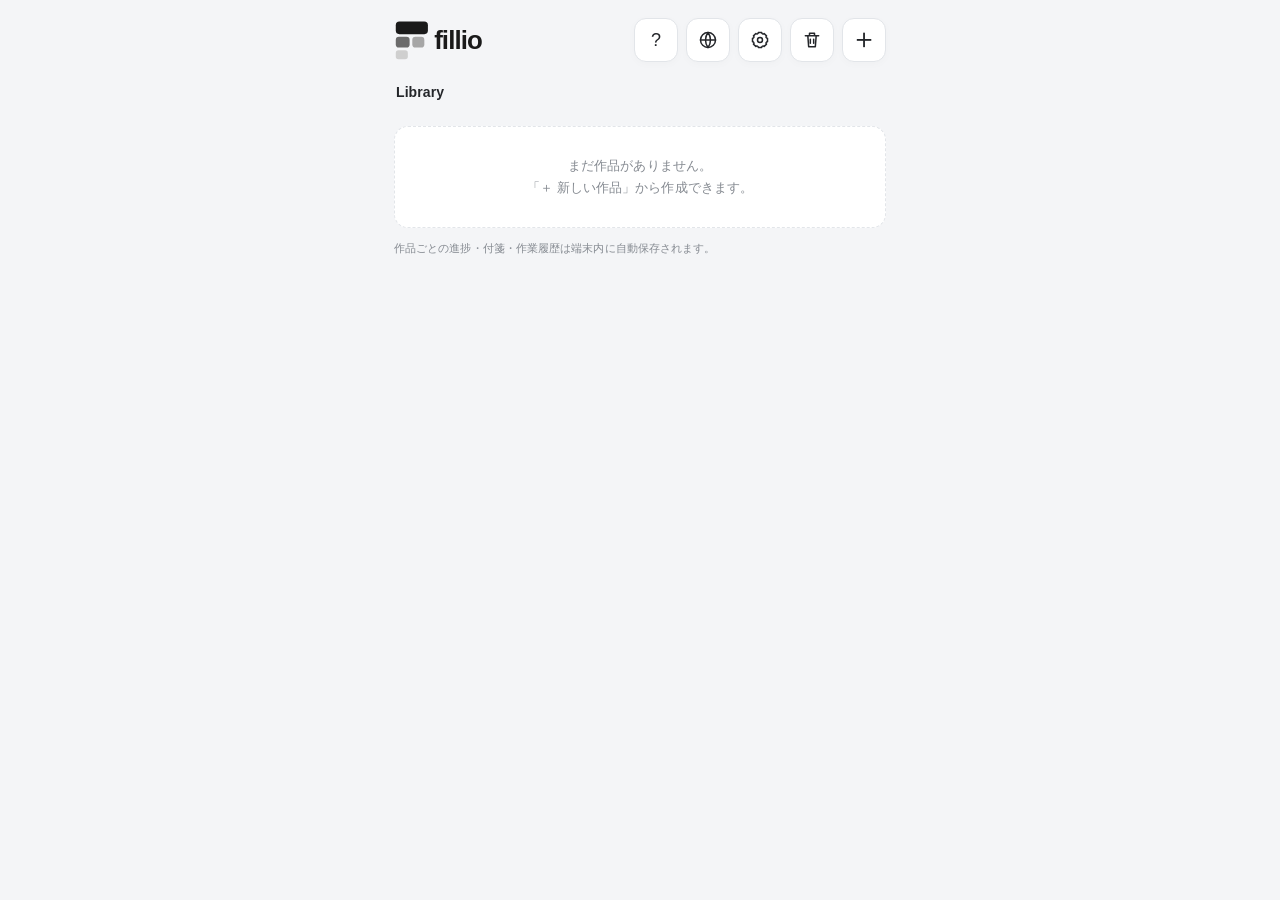
<file: index.html>
<!DOCTYPE html>
<html lang="ja">
<head>
<meta charset="UTF-8">
<meta name="viewport" content="width=device-width,initial-scale=1">
<meta name="theme-color" content="#f6f6f6">
<title>fillio</title>


<link rel="stylesheet" href="style.css?v=20260923-library-stage-details-v2">
</head>
<body>


<div id="helpModal" class="help-overlay" aria-hidden="true">
  <div class="help-sheet" role="dialog" aria-modal="true" aria-labelledby="helpTitle">
    <div class="help-head">
      <div id="helpTitle" class="help-title">使い方</div>
      <button id="helpClose" class="help-close" type="button" aria-label="閉じる">×</button>
    </div>
    <div class="help-scroll">
      <div class="help-item">
        <div class="help-item-title">工程マスをタップ</div>
        <div class="help-item-text">タップするたびに「未着手 → 着手 → 完了 → 未着手」と切り替わります。</div>
        <div class="help-states">
          <div class="help-state"><span class="help-swatch"></span>未着手</div>
          <div class="help-state"><span class="help-swatch started"></span>着手</div>
          <div class="help-state"><span class="help-swatch done"></span>完了</div>
        </div>
      </div>
      <div class="help-item">
        <div class="help-item-title">長押し＋スライド</div>
        <div class="help-item-text">工程マスを約0.5秒長押しし、上下または左右になぞると範囲をプレビューできます。指を離すと確定します。振動したら開始です。</div>
      </div>
      <div class="help-item">
        <div class="help-item-title">ページ番号をタップ</div>
        <div class="help-item-text">そのページに付箋メモを付けられます。赤・黄・青・緑で分類でき、「メモ一覧」から絞り込みやページ移動もできます。</div>
      </div>
    </div>
  </div>
</div>


<div id="projectHome" style="display:none">
  <div class="project-home-head">
    <div class="brand-head"><button type="button" class="fillio-home-link" aria-label="Libraryへ戻る"><img src="fillio-logo.svg" class="fillio-logo" alt="fillio"></button></div>
    <div class="home-head-actions">
      <button id="libraryHelpButton" class="settings-button" type="button" aria-label="Libraryの使い方">?</button>
      <button id="languageButton" class="settings-button language-button" type="button" aria-label="Language"><svg class="icon-line" viewBox="0 0 24 24" aria-hidden="true"><circle cx="12" cy="12" r="9"/><path d="M3 12h18M12 3a15 15 0 0 1 0 18M12 3a15 15 0 0 0 0 18"/></svg></button>
      <button id="appSettingsButton" class="settings-button" type="button" aria-label="設定"><svg class="icon-line" viewBox="0 0 24 24" aria-hidden="true"><circle cx="12" cy="12" r="3"/><path d="M19.4 15a1.7 1.7 0 0 0 .34 1.88l.06.06-2.83 2.83-.06-.06a1.7 1.7 0 0 0-1.88-.34 1.7 1.7 0 0 0-1.03 1.56V21h-4v-.09A1.7 1.7 0 0 0 8.97 19.4a1.7 1.7 0 0 0-1.88.34l-.06.06-2.83-2.83.06-.06A1.7 1.7 0 0 0 4.6 15a1.7 1.7 0 0 0-1.56-1.03H3v-4h.09A1.7 1.7 0 0 0 4.6 8.97a1.7 1.7 0 0 0-.34-1.88l-.06-.06L7.03 4.2l.06.06a1.7 1.7 0 0 0 1.88.34A1.7 1.7 0 0 0 10 3.04V3h4v.09a1.7 1.7 0 0 0 1.03 1.56 1.7 1.7 0 0 0 1.88-.34l.06-.06 2.83 2.83-.06.06a1.7 1.7 0 0 0-.34 1.88A1.7 1.7 0 0 0 20.96 10H21v4h-.09A1.7 1.7 0 0 0 19.4 15z"/></svg></button>
      <button id="trashOpen" class="settings-button trash-open-button" type="button" aria-label="ゴミ箱"><svg class="icon-line" viewBox="0 0 24 24"><path d="M4 7h16M9 7V4h6v3M7 7l1 13h8l1-13M10 11v5M14 11v5"/></svg><span class="visually-hidden">ゴミ箱</span></button>
      <div class="create-menu-wrap"><button id="createMenuButton" class="settings-button create-menu-button" type="button" aria-label="作成" aria-expanded="false">＋</button><div id="createMenu" class="create-menu"><button id="newProjectButton" type="button"><svg class="icon-line" viewBox="0 0 24 24"><path d="M12 5v14M5 12h14"/></svg><span>新しい作品</span></button><button id="folderAdd" type="button"><svg class="icon-line" viewBox="0 0 24 24"><path d="M3 6h7l2 2h9v11H3z"/><path d="M12 11v5M9.5 13.5h5"/></svg><span>新しいフォルダ</span></button></div></div>
    </div>
  </div>
  <div id="folderHead" class="folder-head"><div id="folderHeadTitle" class="folder-head-title"></div><button id="folderRename" class="folder-rename" type="button">名前変更</button><button id="folderDelete" class="folder-remove" type="button">削除</button></div>

<div id="projectList"></div>
  <div class="project-backup-note">作品ごとの進捗・付箋・作業履歴は端末内に自動保存されます。</div>
</div>
<div id="dragTrashZone" class="drag-trash-zone"><svg class="icon-line" viewBox="0 0 24 24"><path d="M4 7h16M9 7V4h6v3M7 7l1 13h8l1-13M10 11v5M14 11v5"/></svg><span id="dragTrashLabel">ゴミ箱へ</span></div>
<div id="libraryHelpModal" class="help-overlay" aria-hidden="true">
  <div class="help-sheet" role="dialog" aria-modal="true" aria-labelledby="libraryHelpTitle">
    <div class="help-head"><div id="libraryHelpTitle" class="help-title">Libraryの使い方</div><button id="libraryHelpClose" class="help-close" type="button" aria-label="閉じる">×</button></div>
    <div class="help-scroll">
      <div class="help-item"><div class="help-item-title">プロジェクトを作る</div><div class="help-item-text">右上の「＋」から新しいプロジェクトを作成します。制作ページや工程はプロジェクトごとに設定できます。</div></div>
      <div class="help-item"><div class="help-item-title">タップして開く</div><div class="help-item-text">項目をタップすると、プロジェクトは入力ページ、フォルダはフォルダ内を開きます。</div></div>
      <div class="help-item"><div class="help-item-title">長押しで整理</div><div class="help-item-text">プロジェクトやフォルダを長押しすると、並び替え・フォルダ移動・ゴミ箱への移動ができます。</div></div>
      <div class="help-item"><div class="help-item-title">フォルダで整理</div><div class="help-item-text">「＋」からフォルダを作成できます。プロジェクトをフォルダにまとめて整理できます。</div></div>
      <div class="help-item"><div class="help-item-title">プロジェクトを編集</div><div class="help-item-text">プロジェクトカードの「編集」からプロジェクト名・ページ・日付・工程を変更できます。</div></div>
      <div class="help-item"><div class="help-item-title">ゴミ箱</div><div class="help-item-text">削除したプロジェクトやフォルダはゴミ箱へ移動します。必要なら復元できます。</div></div>
      <div class="help-item"><div class="help-item-title">バックアップ</div><div class="help-item-text">設定の「データ管理」から、Library全体をJSONファイルにバックアップ・復元できます。</div></div>
    </div>
  </div>
</div>
<div id="trashModal" class="trash-modal"><div class="trash-sheet"><div class="trash-head"><h2 id="trashTitle">ゴミ箱</h2><div class="trash-head-actions"><button id="trashEmpty" class="trash-empty-button" type="button">空にする</button><button id="trashClose" class="modal-icon-close trash-close" type="button" aria-label="閉じる">×</button></div></div><div id="trashList" class="trash-list"></div></div></div>

<div class="app prototype-input-mode" id="editorApp" style="display:none">
<div class="top-title"><div class="editor-brand"><button type="button" class="fillio-home-link" aria-label="Libraryへ戻る"><img src="fillio-logo.svg" class="fillio-logo" alt="fillio"></button></div><div class="top-actions"><button id="memoListButton" class="memo-list-button">メモ一覧</button></div></div>
<div class="current-project-title-wrap"><div class="current-project-title-label" id="currentProjectTitleLabel">作品</div><div id="currentProjectTitle" class="current-project-title"></div></div><div id="projectBreadcrumb" class="project-breadcrumb"></div>
<div class="card" style="display:none">
<div class="label">作品名</div><input id="title" value="ばちぼこゾンビランド" placeholder="作品名">
<div style="display:flex;justify-content:space-between;align-items:center;margin-top:15px;margin-bottom:7px">
<div class="label" style="margin:0">制作ページ数</div><div id="totalPageLabel" style="font-size:11px;color:var(--muted)">全48P</div>
</div>
<div class="page-range">
<div><input id="startPageInput" type="number" min="1" max="999" value="1"><span>P</span></div>
<b>〜</b>
<div><input id="endPageInput" type="number" min="1" max="999" value="48"><span>P</span></div>
</div>
<div class="label" style="margin-top:15px">創作開始日</div>
<input id="creationStartDateInput" type="date">
<div class="label" style="margin-top:15px">締切予定日</div>
<input id="deadlineInput" type="date">
</div>
<div class="card overall-card prototype-dashboard-only">
<div class="overall-ring" id="overallRing">
<div class="overall-ring-inner"><span>着手</span><b id="startedPercent"></b><span>完成</span><b id="donePercent"></b></div>
</div>
<div class="overall-detail">
<div class="overall-kicker">全体</div>
<div class="summary-top"><div><div class="summary-title">制作進捗 <span class="status-pill">制作中</span></div></div><div id="completePages" class="complete-pages"></div></div>
<div class="ring-legend"><span><i class="ring-key started"></i> 着手</span><span><i class="ring-key done"></i> 完成</span></div>
</div>
</div>
<div class="card prototype-dashboard-only"><div class="section-title">工程別進捗</div><div id="stageProgress"></div></div>
<div class="card prototype-input-card">
<div class="table-toolbar"><div style="display:flex;align-items:center"><div class="section-title" style="margin:0">工程表</div><button id="helpButton" class="help-fab" type="button" aria-label="使い方">?</button></div><div id="range" class="range"></div></div>
<div class="stage-table-scroll" id="stageTableScroll">
<div id="tableHeadAnchor" class="table-head-anchor"><div id="tableHead" class="table-head"></div></div>
<div id="pages"></div>
</div>
<div class="navigation"><button id="prev" class="nav-button">← 前</button><div id="navPage" class="nav-page"></div><button id="next" class="nav-button">次 →</button></div>
</div>
<div class="card prototype-dashboard-only">
<div class="section-title">作業履歴</div>
<div class="history-stats">
<div class="history-stat"><span>今日</span><b id="todayWork">+0</b><span>完成工程</span></div>
<div class="history-stat"><span>直近7日</span><b id="weekWork">0</b><span>完成工程</span></div>
<div class="history-stat"><span>1日平均</span><b id="avgWork">0.0</b><span>工程</span></div>
</div>
<div class="label">直近7日間</div>
<div id="historyChart" class="history-chart"></div>
<div class="forecast">
<div><b>完成予想</b><small>着手=0.5工程として直近7日から算出</small></div>
<div id="forecastDate" class="forecast-date">—<br><span style="font-size:10px;color:var(--muted);font-weight:400">データ収集中</span></div>
</div>
<div id="deadlineStatus" style="margin-top:10px;padding-top:10px;border-top:1px solid var(--border);font-size:12px;line-height:1.65;color:var(--muted)"></div>
</div>

<div class="saved" id="saveMessage">変更は自動保存されます</div>
</div>


<div id="memoListModal" class="memo-modal">
  <div class="memo-sheet">
    <div class="memo-head">
      <h2>メモ一覧</h2>
      <button id="closeMemoList" class="modal-icon-close memo-close" aria-label="閉じる">×</button>
    </div>
    <div class="memo-filters">
      <button class="memo-filter active" data-filter="all">すべて</button>
      <button class="memo-filter" data-filter="#f4a6a6">赤</button>
      <button class="memo-filter" data-filter="#f4dc8a">黄</button>
      <button class="memo-filter" data-filter="#9ec8f4">青</button>
      <button class="memo-filter" data-filter="#a9ddb0">緑</button>
    </div>
    <div id="memoListBody" class="memo-scroll"></div>
  </div>
</div>

<div id="editProjectModal" class="project-modal">
  <div class="project-sheet project-edit-sheet">
    <div class="modal-action-head project-edit-head"><button id="cancelEditProject" class="modal-text-action modal-cancel-action" type="button">キャンセル</button><h2>作品編集</h2><button id="saveEditProject" class="modal-text-action modal-confirm-action" type="button">保存</button></div>
    <div class="project-edit-scroll">
    <div class="label">作品名</div>
    <input id="editProjectTitle" placeholder="作品名">
    <div style="display:flex;justify-content:space-between;align-items:center;margin-top:14px;margin-bottom:7px">
      <div class="label" style="margin:0">制作ページ</div>
      <div id="editProjectTotal" style="font-size:11px;color:var(--muted)"></div>
    </div>
    <div class="page-range">
      <div><input id="editProjectStart" type="number" min="1" max="999"><span>P</span></div>
      <b>〜</b>
      <div><input id="editProjectEnd" type="number" min="1" max="999"><span>P</span></div>
    </div>
    <div class="label" style="margin-top:14px">創作開始日</div>
    <input id="editProjectCreationStartDate" type="date">
    <div class="label" style="margin-top:14px">締切予定日</div>
    <input id="editProjectDeadline" type="date">
    <div class="label" style="margin-top:14px">工程設定</div>
    <div id="stageEditorList" class="stage-editor-list"></div>
    <button id="stageAddButton" class="stage-add-button" type="button">＋ 工程を追加</button>
    <div class="stage-editor-note">工程名の変更・並び替え・追加・削除</div>
    </div>
  </div>
</div>

<select id="appLanguage" style="display:none"><option value="ja">日本語</option><option value="en">English</option></select>
<div id="languageModal" class="project-modal">
  <div class="project-sheet language-sheet">
    <div class="modal-view-head"><h2 id="languageModalTitle">Language</h2><button id="languageCancel" class="modal-icon-close" type="button" aria-label="閉じる">×</button></div>
    <div class="language-choice">
      <button type="button" class="language-option" data-lang="ja">日本語</button>
      <button type="button" class="language-option" data-lang="en">English</button>
    </div>
  </div>
</div>

<div id="appSettingsModal" class="project-modal">
  <div class="project-sheet settings-sheet">
    <div class="modal-action-head"><button id="settingsCancel" class="modal-text-action modal-cancel-action" type="button">キャンセル</button><h2 id="settingsTitle">アプリ設定</h2><button id="settingsSave" class="modal-text-action modal-confirm-action" type="button">保存</button></div>
    <div class="settings-section-title settings-first-section" id="settingsDefaultsTitle">新規作品のデフォルト</div>
    <div class="label" id="settingsPagesLabel">制作ページ</div>
    <div class="page-range">
      <div><select id="defaultStartPage" class="page-select" aria-label="開始ページ"></select><span>P</span></div><b>〜</b>
      <div><select id="defaultEndPage" class="page-select" aria-label="終了ページ"></select><span>P</span></div>
    </div>
    <div class="label" id="settingsStagesLabel" style="margin-top:14px">工程</div>
    <div id="defaultStageList" class="stage-editor-list"></div>
    <button id="defaultStageAdd" class="stage-add-button" type="button">＋ 工程を追加</button>
    <button id="defaultStageReset" class="stage-add-button default-stage-reset" type="button">初期設定に戻す</button>
    <div class="stage-editor-note" id="settingsNote">新しい作品を作るときの初期値です。作品ごとに変更できます。</div>
    <div class="settings-section-title" id="themeColorTitle">テーマカラー</div>
    <div id="themeColorPicker" class="theme-color-picker" role="radiogroup" aria-label="テーマカラー">
      <button type="button" class="theme-color-option" data-theme-color="#222222" data-ja="モノクロ" data-en="Mono"><i class="theme-swatch" style="--swatch:#222222"></i><span class="theme-option-label">モノクロ</span></button>
      <button type="button" class="theme-color-option" data-theme-color="#d9788d" data-ja="サクラ" data-en="Sakura"><i class="theme-swatch" style="--swatch:#d9788d"></i><span class="theme-option-label">サクラ</span></button>
      <button type="button" class="theme-color-option" data-theme-color="#6e9fd0" data-ja="スカイ" data-en="Sky"><i class="theme-swatch" style="--swatch:#6e9fd0"></i><span class="theme-option-label">スカイ</span></button>
      <button type="button" class="theme-color-option" data-theme-color="#70ad98" data-ja="ミント" data-en="Mint"><i class="theme-swatch" style="--swatch:#70ad98"></i><span class="theme-option-label">ミント</span></button>
      <button type="button" class="theme-color-option" data-theme-color="#9a83c6" data-ja="ラベンダー" data-en="Lavender"><i class="theme-swatch" style="--swatch:#9a83c6"></i><span class="theme-option-label">ラベンダー</span></button>
      <button type="button" class="theme-color-option" data-theme-color="#dc9878" data-ja="ピーチ" data-en="Peach"><i class="theme-swatch" style="--swatch:#dc9878"></i><span class="theme-option-label">ピーチ</span></button>
    </div>
    <div class="stage-editor-note" id="themeColorNote">完了セルや選択状態などのアクセントカラーに使われます。</div>
    <div class="settings-section-title data-management-title" id="dataManagementTitle">データ管理</div>
    <div class="backup-actions settings-backup-actions">
      <button id="exportBackup" class="backup-button">💾 バックアップ</button>
      <button id="importBackup" class="backup-button">📂 復元</button>
    </div>
    <input id="backupFile" type="file" accept=".json,application/json" hidden>
    <div class="backup-note" id="dataManagementNote">全作品・フォルダ・進捗・付箋・作業履歴を1つのJSONに保存します。</div>
    <div id="backupStatus" class="backup-status" style="display:none"></div>
  </div>
</div>

<div id="projectModal" class="project-modal">
  <div class="project-sheet">
    <div class="modal-action-head"><button id="cancelNewProject" class="modal-text-action modal-cancel-action" type="button">キャンセル</button><h2>新しい作品</h2><button id="createNewProject" class="modal-text-action modal-confirm-action" type="button">作成</button></div>
    <div class="label">作品名</div>
    <input id="newProjectTitle" value="" placeholder="作品名">
    <div style="display:flex;justify-content:space-between;align-items:center;margin-top:14px;margin-bottom:7px">
      <div class="label" style="margin:0">制作ページ</div>
      <div id="newProjectTotal" style="font-size:11px;color:var(--muted)">全1P</div>
    </div>
    <div class="page-range">
      <div><select id="newProjectStart" class="page-select" aria-label="開始ページ"></select><span>P</span></div>
      <b>〜</b>
      <div><select id="newProjectEnd" class="page-select" aria-label="終了ページ"></select><span>P</span></div>
    </div>
    <div class="label" style="margin-top:14px">創作開始日</div>
    <input id="newProjectCreationStartDate" type="date">
    <div class="label" style="margin-top:14px">締切予定日</div>
    <input id="newProjectDeadline" type="date">
    <button id="newStageToggle" class="new-stage-toggle" type="button">
      <span>工程をカスタマイズ</span><span id="newStageChevron">⌄</span>
    </button>
    <div id="newStagePanel" class="new-stage-panel">
      <div id="newStageEditorList" class="stage-editor-list"></div>
      <button id="newStageAddButton" class="stage-add-button" type="button">＋ 工程を追加</button>
      <div class="stage-editor-note">変更しなければ「ネーム・ペン・背景・トーン・写植」で作成されます</div>
    </div>
  </div>
</div>

<div id="stickyModal" class="sticky-modal">
 <div class="sticky-sheet">
  <div class="modal-action-head sticky-head"><button id="stickyClose" class="modal-text-action modal-cancel-action" type="button">キャンセル</button><h2 id="stickyTitle">付箋</h2><button type="button" id="stickySave" class="modal-text-action modal-confirm-action">保存</button></div>
  <textarea id="stickyText" placeholder="修正点・忘れたくないことなど"></textarea>
  <div class="sticky-todo-head"><div class="label">TODO</div><span id="stickyTodoCount">0/0</span></div>
  <div id="stickyTodoList" class="sticky-todo-list"></div>
  <div class="sticky-todo-add"><input id="stickyTodoInput" type="text" maxlength="80" placeholder="チェック項目を追加"><button id="stickyTodoAdd" type="button">＋</button></div>
  <div class="label" style="margin-top:12px">マーカー</div>
  <div class="color-picks">
   <button type="button" class="color-pick" data-color="#f4a6a6" style="background:#f4a6a6"></button>
   <button type="button" class="color-pick" data-color="#f4dc8a" style="background:#f4dc8a"></button>
   <button type="button" class="color-pick" data-color="#9ec8f4" style="background:#9ec8f4"></button>
   <button type="button" class="color-pick" data-color="#a9ddb0" style="background:#a9ddb0"></button>
  </div>
  <div class="sticky-actions">
   <button type="button" id="stickyDelete" class="sticky-delete">付箋を削除</button>
  </div>
 </div>
</div>

<div id="folderModal" class="folder-modal">
  <div class="folder-sheet">
    <div class="modal-action-head"><button id="folderCancel" class="modal-text-action modal-cancel-action" type="button">キャンセル</button><h3>新しいフォルダ</h3><button id="folderCreate" class="modal-text-action modal-confirm-action" type="button">作成</button></div>
    <input id="folderNameInput" type="text" maxlength="40" placeholder="フォルダ名">
  </div>
</div>
<div id="folderRenameModal" class="folder-modal">
  <div class="folder-sheet">
    <div class="modal-action-head"><button id="folderRenameCancel" class="modal-text-action modal-cancel-action" type="button">キャンセル</button><h3>フォルダ名を変更</h3><button id="folderRenameSave" class="modal-text-action modal-confirm-action" type="button">保存</button></div>
    <input id="folderRenameInput" type="text" maxlength="40" placeholder="フォルダ名">
  </div>
</div>


<script src="app.js?v=20260923-library-stage-details-v2"></script>
</body>
</html>
</file>
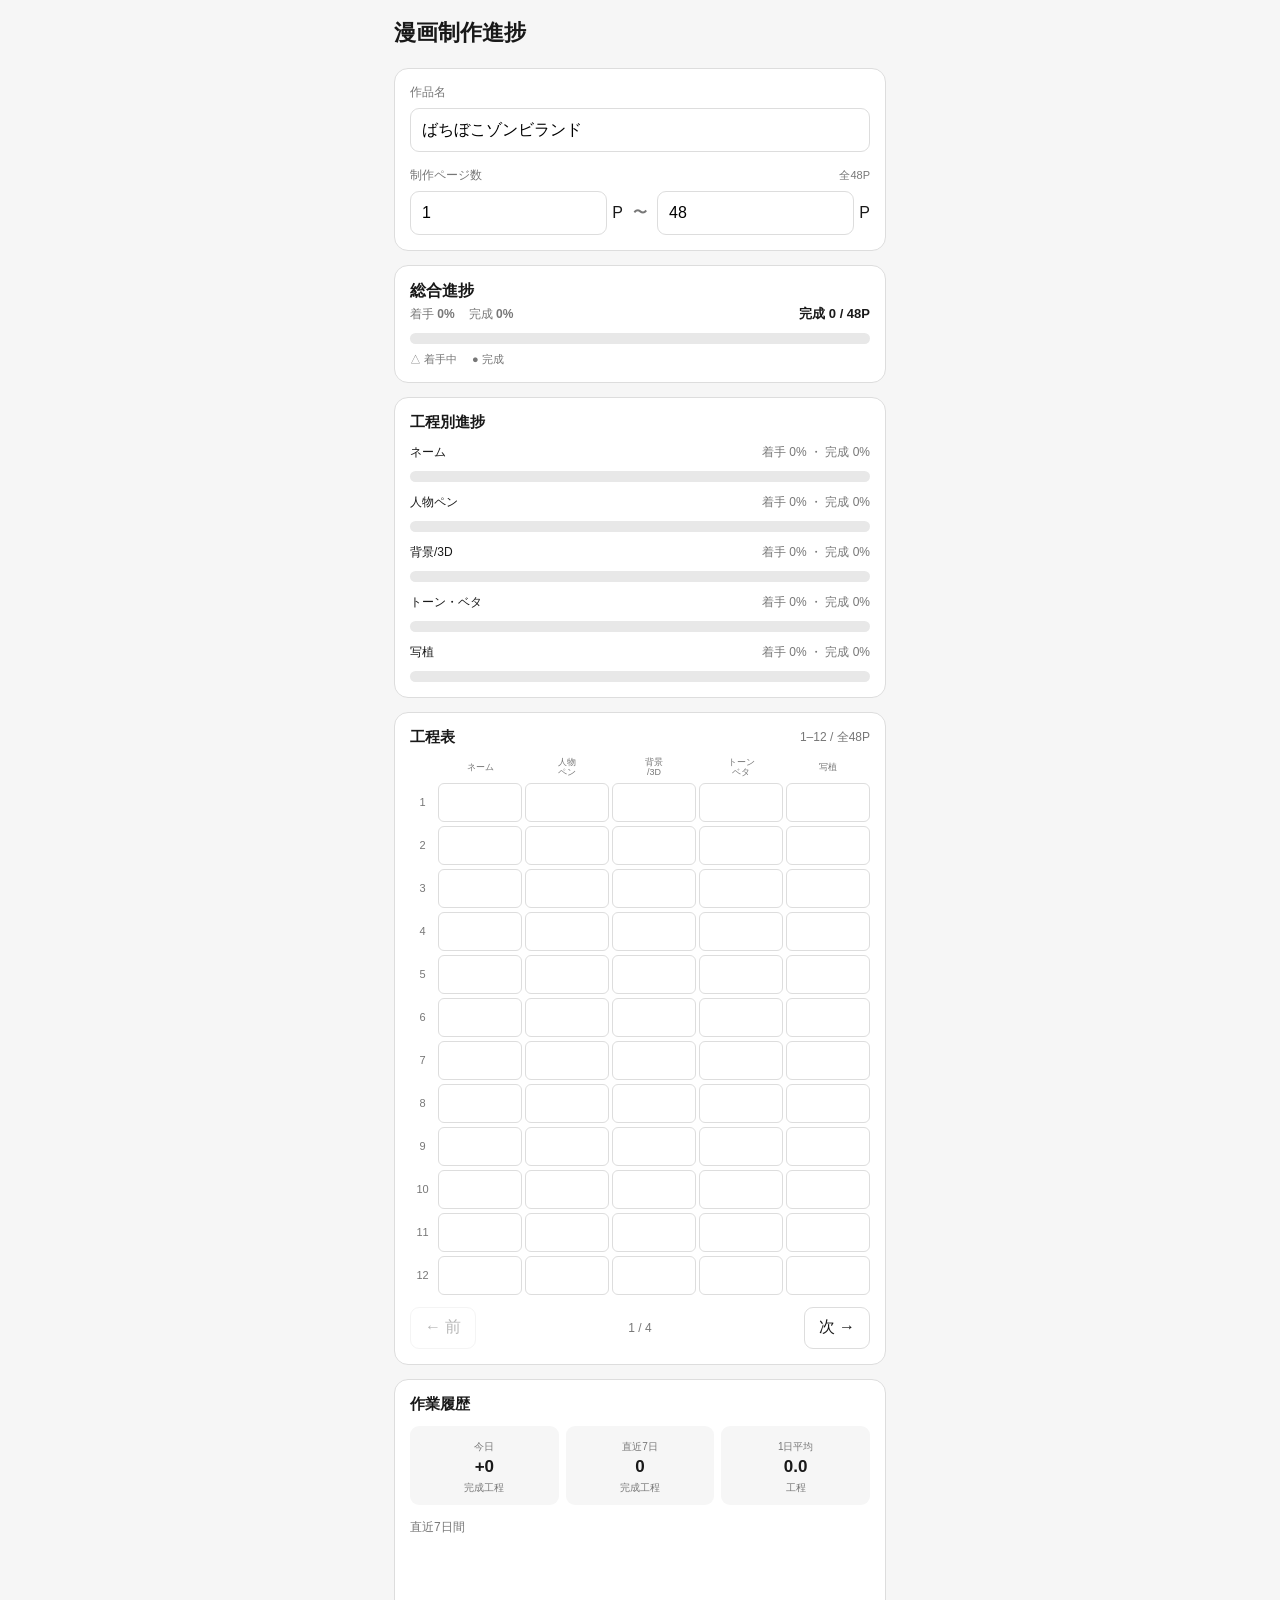
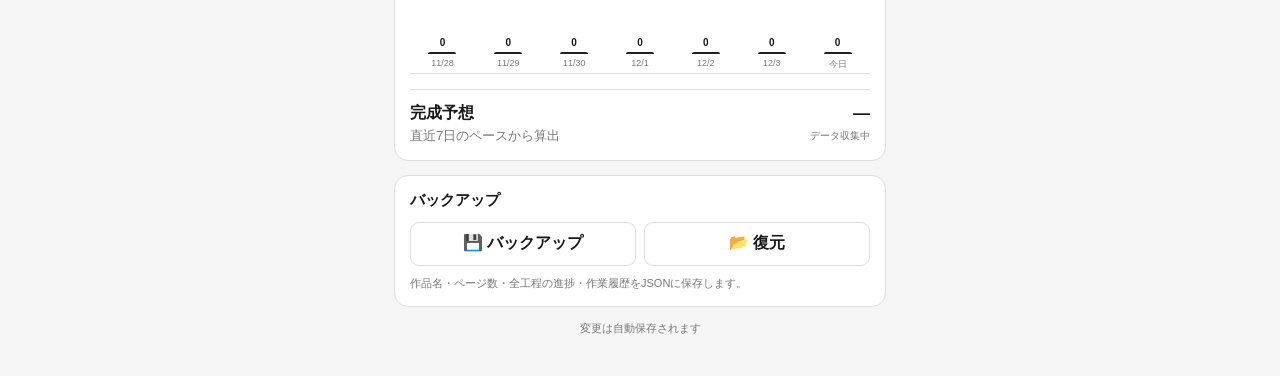
<file: index_v8_pages-1.html>
<!DOCTYPE html>
<html lang="ja">
<head>
<meta charset="UTF-8">
<meta name="viewport" content="width=device-width,initial-scale=1">
<meta name="theme-color" content="#f6f6f6">
<title>漫画制作進捗</title>
<style>
:root{--bg:#f6f6f6;--card:#fff;--text:#191919;--muted:#777;--border:#ddd;--soft:#e8e8e8;--started:#aaa;--done:#222}
*{box-sizing:border-box}
body{margin:0;background:var(--bg);color:var(--text);font-family:-apple-system,BlinkMacSystemFont,"Segoe UI","Noto Sans JP",sans-serif}
.app{max-width:520px;margin:auto;padding:18px 14px 40px}
h1{margin:0 0 20px;font-size:22px}
.card{background:var(--card);border:1px solid var(--border);border-radius:14px;padding:15px;margin-bottom:14px}
.label{color:var(--muted);font-size:12px;margin-bottom:7px}
input{width:100%;min-height:44px;border:1px solid var(--border);border-radius:9px;background:white;padding:0 11px;font-size:16px}
.page-buttons{display:flex;gap:7px;flex-wrap:wrap}
button{font:inherit;color:inherit}
.page-button,.nav-button{min-height:42px;padding:0 14px;border:1px solid var(--border);border-radius:9px;background:white}
.page-button.active{background:#222;color:white;border-color:#222}
.summary-top,.stage-info,.table-toolbar,.navigation{display:flex;justify-content:space-between;gap:8px}
.summary-top{align-items:flex-end}.summary-title,.section-title{font-weight:700}.section-title{font-size:15px;margin-bottom:12px}
.percentages{margin-top:4px;display:flex;gap:14px;color:var(--muted);font-size:12px}
.complete-pages{font-size:13px;font-weight:700}
.dual-bar{height:11px;background:var(--soft);border-radius:20px;overflow:hidden;position:relative;margin-top:10px}
.started-bar,.done-bar{position:absolute;left:0;top:0;height:100%;border-radius:20px;transition:width .2s}
.started-bar{background:var(--started)}.done-bar{background:var(--done)}
.legend{display:flex;gap:15px;font-size:11px;color:var(--muted);margin-top:8px}
.stage{margin-top:12px}.stage:first-child{margin-top:0}.stage-info{font-size:12px;margin-bottom:5px}.stage-info span:last-child{color:var(--muted)}
.table-head,.page-row{display:grid;grid-template-columns:25px repeat(5,minmax(0,1fr));gap:3px;align-items:center}
.table-head{margin-bottom:5px}.head{color:var(--muted);font-size:9px;line-height:1.15;text-align:center}
.page-number{text-align:center;color:var(--muted);font-size:11px}.page-row{margin-bottom:4px}
.progress-cell{height:39px;padding:0;border:1px solid var(--border);border-radius:6px;background:white;font-size:15px;font-weight:700}
.progress-cell.state1{background:#e5e5e5}.progress-cell.state2{background:#222;color:white;border-color:#222}
.table-toolbar{align-items:center;margin-bottom:10px}.range,.nav-page{color:var(--muted);font-size:12px}
.navigation{align-items:center;margin-top:12px}.nav-button:disabled{opacity:.3}.saved{text-align:center;color:var(--muted);font-size:11px;margin-top:12px}
.backup-actions{display:grid;grid-template-columns:1fr 1fr;gap:8px}
.backup-button{min-height:44px;border:1px solid var(--border);border-radius:9px;background:white;font-weight:700}
.backup-note{margin-top:9px;color:var(--muted);font-size:11px;line-height:1.5}
.history-stats{display:grid;grid-template-columns:repeat(3,1fr);gap:7px;margin-bottom:14px}
.history-stat{background:var(--bg);border-radius:9px;padding:10px 6px;text-align:center}
.history-stat b{display:block;font-size:17px;margin-top:3px}
.history-stat span{font-size:10px;color:var(--muted)}
.history-chart{height:130px;display:flex;align-items:flex-end;gap:7px;border-bottom:1px solid var(--border);padding:0 3px;margin-top:8px}
.history-day{flex:1;height:100%;display:flex;flex-direction:column;justify-content:flex-end;align-items:center;gap:4px}
.history-value{font-size:10px;font-weight:700}
.history-bar{width:70%;max-width:28px;background:#222;border-radius:5px 5px 0 0;min-height:2px}
.history-label{font-size:9px;color:var(--muted);height:15px}
.forecast{display:flex;justify-content:space-between;align-items:center;margin-top:15px;padding-top:13px;border-top:1px solid var(--border)}
.forecast small{color:var(--muted);display:block;margin-top:3px}
.forecast-date{text-align:right;font-size:17px;font-weight:800}
.page-range{display:grid;grid-template-columns:1fr auto 1fr;gap:10px;align-items:center}.page-range>div{display:grid;grid-template-columns:1fr auto;gap:5px;align-items:center}.page-range input{width:100%;box-sizing:border-box}.page-range b{font-size:14px;color:var(--muted)}@media(max-width:360px){.app{padding-left:9px;padding-right:9px}.table-head,.page-row{grid-template-columns:22px repeat(5,minmax(0,1fr));gap:2px}.progress-cell{height:36px}.head{font-size:8px}}
</style>
</head>
<body>
<div class="app">
<h1>漫画制作進捗</h1>
<div class="card">
<div class="label">作品名</div><input id="title" value="ばちぼこゾンビランド" placeholder="作品名">
<div style="display:flex;justify-content:space-between;align-items:center;margin-top:15px;margin-bottom:7px">
<div class="label" style="margin:0">制作ページ数</div><div id="totalPageLabel" style="font-size:11px;color:var(--muted)">全48P</div>
</div>
<div class="page-range">
<div><input id="startPageInput" type="number" min="1" max="999" value="1"><span>P</span></div>
<b>〜</b>
<div><input id="endPageInput" type="number" min="1" max="999" value="48"><span>P</span></div>
</div>
</div>
<div class="card">
<div class="summary-top"><div><div class="summary-title">総合進捗</div><div class="percentages"><span>着手 <b id="startedPercent">0%</b></span><span>完成 <b id="donePercent">0%</b></span></div></div><div id="completePages" class="complete-pages">完成 0 / 48P</div></div>
<div class="dual-bar"><div id="mainStarted" class="started-bar"></div><div id="mainDone" class="done-bar"></div></div>
<div class="legend"><span>△ 着手中</span><span>● 完成</span></div>
</div>
<div class="card"><div class="section-title">工程別進捗</div><div id="stageProgress"></div></div>
<div class="card">
<div class="table-toolbar"><div class="section-title" style="margin:0">工程表</div><div id="range" class="range"></div></div>
<div class="table-head"><div></div><div class="head">ネーム</div><div class="head">人物<br>ペン</div><div class="head">背景<br>/3D</div><div class="head">トーン<br>ベタ</div><div class="head">写植</div></div>
<div id="pages"></div>
<div class="navigation"><button id="prev" class="nav-button">← 前</button><div id="navPage" class="nav-page"></div><button id="next" class="nav-button">次 →</button></div>
</div>
<div class="card">
<div class="section-title">作業履歴</div>
<div class="history-stats">
<div class="history-stat"><span>今日</span><b id="todayWork">+0</b><span>完成工程</span></div>
<div class="history-stat"><span>直近7日</span><b id="weekWork">0</b><span>完成工程</span></div>
<div class="history-stat"><span>1日平均</span><b id="avgWork">0.0</b><span>工程</span></div>
</div>
<div class="label">直近7日間</div>
<div id="historyChart" class="history-chart"></div>
<div class="forecast">
<div><b>完成予想</b><small>直近7日のペースから算出</small></div>
<div id="forecastDate" class="forecast-date">—<br><span style="font-size:10px;color:var(--muted);font-weight:400">データ収集中</span></div>
</div>
</div>
<div class="card">
<div class="section-title">バックアップ</div>
<div class="backup-actions">
<button id="exportBackup" class="backup-button">💾 バックアップ</button>
<button id="importBackup" class="backup-button">📂 復元</button>
</div>
<input id="backupFile" type="file" accept=".json,application/json" hidden>
<div class="backup-note">作品名・ページ数・全工程の進捗・作業履歴をJSONに保存します。</div>
<div id="backupStatus" style="display:none;margin-top:10px;padding:10px;border:1px solid var(--border);border-radius:9px;background:var(--bg);font-size:12px;line-height:1.55;word-break:break-all"></div>
</div>
<div class="saved" id="saveMessage">変更は自動保存されます</div>
</div>
<script>
const STORAGE_KEY="manga-progress-v1";
const stages=["ネーム","人物ペン","背景/3D","トーン・ベタ","写植"];
let totalPages=48,startPage=1,currentView=0,progress=createProgress(48);
let history={day:"",baselineDone:0,days:{}};

function createProgress(n){return Array.from({length:n},()=>Array(5).fill(0))}
function localDate(d=new Date()){
  const y=d.getFullYear(),m=String(d.getMonth()+1).padStart(2,"0"),day=String(d.getDate()).padStart(2,"0");
  return `${y}-${m}-${day}`;
}
function doneCount(){return progress.flat().filter(v=>v===2).length}
function addDays(dateStr,n){
  const [y,m,d]=dateStr.split("-").map(Number);
  const x=new Date(y,m-1,d); x.setDate(x.getDate()+n); return localDate(x);
}
function normalizeHistory(h){
  const today=localDate();
  if(!h||typeof h!=="object") return {day:today,baselineDone:doneCount(),days:{}};
  return {
    day:typeof h.day==="string"&&h.day?h.day:today,
    baselineDone:Number.isFinite(h.baselineDone)?h.baselineDone:doneCount(),
    days:h.days&&typeof h.days==="object"?h.days:{}
  };
}
function rollHistory(){
  const today=localDate();
  history=normalizeHistory(history);
  if(history.day===today)return;
  // The last known day ends at the current saved state.
  history.days[history.day]=doneCount()-history.baselineDone;
  // Missing calendar days had no recorded changes.
  let d=addDays(history.day,1);
  while(d<today){ if(history.days[d]===undefined)history.days[d]=0; d=addDays(d,1); }
  history.day=today;
  history.baselineDone=doneCount();
}
function todayDelta(){rollHistory();return doneCount()-history.baselineDone}
function save(){
  rollHistory();
  const data={title:document.getElementById("title").value,totalPages,startPage,progress,history};
  localStorage.setItem(STORAGE_KEY,JSON.stringify(data));
  const m=document.getElementById("saveMessage");
  m.textContent="保存しました ✓";
  clearTimeout(save.timer);
  save.timer=setTimeout(()=>m.textContent="変更は自動保存されます",1200);
}
function load(){
  try{
    const s=JSON.parse(localStorage.getItem(STORAGE_KEY));
    if(!s){history={day:localDate(),baselineDone:doneCount(),days:{}};return}
    if(s.title)document.getElementById("title").value=s.title;
    if(Number.isInteger(s.totalPages)&&s.totalPages>0)totalPages=s.totalPages;
    if(Number.isInteger(s.startPage)&&s.startPage>0)startPage=s.startPage;
    if(Array.isArray(s.progress))progress=Array.from({length:totalPages},(_,p)=>Array.from({length:5},(_,i)=>[0,1,2].includes(s.progress?.[p]?.[i])?s.progress[p][i]:0));
    history=normalizeHistory(s.history);
    rollHistory();
  }catch(e){history={day:localDate(),baselineDone:doneCount(),days:{}}}
}
function makeBackup(){
  rollHistory();
  return {app:"manga-progress",version:3,exportedAt:new Date().toISOString(),title:document.getElementById("title").value,totalPages,startPage,progress,history};
}
function safeFileName(name){return (name||"漫画制作進捗").replace(/[\/:*?"<>|]/g,"_").trim()||"漫画制作進捗"}
function showBackupStatus(message){
  const box=document.getElementById("backupStatus");box.style.display="block";box.innerHTML=message;
}
function exportBackup(){
  try{
    const data=makeBackup(),date=localDate();
    const fileName=`${safeFileName(data.title)}_backup_${date}.json`;
    const blob=new Blob([JSON.stringify(data,null,2)],{type:"application/json;charset=utf-8"});
    const url=URL.createObjectURL(blob),link=document.createElement("a");
    link.href=url;link.download=fileName;link.style.display="none";
    document.body.appendChild(link);link.click();link.remove();
    setTimeout(()=>URL.revokeObjectURL(url),5000);
    showBackupStatus(`✅ バックアップを保存しました。<br><b>${fileName}</b><br><span style="color:var(--muted)">Chromeのダウンロード一覧または端末の「Downloads」を確認してください。</span>`);
  }catch(err){
    showBackupStatus(`❌ バックアップを保存できませんでした。<br><span style="color:var(--muted)">${String(err.message||err)}</span>`);
  }
}
function restoreBackup(data){
  if(!data||!Number.isInteger(data.totalPages)||data.totalPages<1||data.totalPages>300||!Array.isArray(data.progress))throw new Error("invalid");
  totalPages=data.totalPages;
  startPage=Number.isInteger(data.startPage)&&data.startPage>0?data.startPage:1;
  progress=Array.from({length:totalPages},(_,p)=>Array.from({length:5},(_,i)=>[0,1,2].includes(data.progress?.[p]?.[i])?data.progress[p][i]:0));
  document.getElementById("title").value=typeof data.title==="string"?data.title:"";
  history=data.history?normalizeHistory(data.history):{day:localDate(),baselineDone:doneCount(),days:{}};
  rollHistory();
  currentView=0;
  syncRangeUI();
  save();render();
}
function resizeProgress(n){
  n=Math.max(1,Math.min(300,Number(n)||48));
  const old=progress;
  progress=Array.from({length:n},(_,p)=>old[p]?[...old[p]]:Array(5).fill(0));
  totalPages=n;currentView=Math.min(currentView,Math.max(0,Math.ceil(n/12)-1));
  save();render();
}
function updateSummary(){
  const f=progress.flat(),st=f.filter(v=>v>0).length,dn=f.filter(v=>v===2).length,t=f.length;
  const sp=Math.round(st/t*100),dp=Math.round(dn/t*100);
  startedPercent.textContent=sp+"%";donePercent.textContent=dp+"%";
  mainStarted.style.width=sp+"%";mainDone.style.width=dp+"%";
  completePages.textContent=`完成 ${progress.filter(r=>r.every(v=>v===2)).length} / ${totalPages}P`;
  renderStages();renderHistory();
}
function renderStages(){
  stageProgress.innerHTML="";
  stages.forEach((name,s)=>{
    const st=progress.filter(r=>r[s]>0).length,dn=progress.filter(r=>r[s]===2).length;
    const sp=Math.round(st/totalPages*100),dp=Math.round(dn/totalPages*100);
    const d=document.createElement("div");d.className="stage";
    d.innerHTML=`<div class="stage-info"><span>${name}</span><span>着手 ${sp}% ・ 完成 ${dp}%</span></div><div class="dual-bar"><div class="started-bar" style="width:${sp}%"></div><div class="done-bar" style="width:${dp}%"></div></div>`;
    stageProgress.appendChild(d);
  });
}
function renderHistory(){
  rollHistory();
  const today=localDate(),values=[];
  for(let i=-6;i<=0;i++){
    const date=addDays(today,i);
    values.push({date,value:date===today?todayDelta():Number(history.days[date]||0)});
  }
  const total=values.reduce((a,x)=>a+x.value,0);
  const avg=total/7;
  const td=todayDelta();
  todayWork.textContent=(td>=0?"+":"")+td;
  weekWork.textContent=total;
  avgWork.textContent=avg.toFixed(1);

  const max=Math.max(1,...values.map(x=>Math.abs(x.value)));
  historyChart.innerHTML="";
  values.forEach((x,i)=>{
    const el=document.createElement("div");el.className="history-day";
    const h=x.value===0?2:Math.max(6,Math.round(Math.abs(x.value)/max*72));
    const label=i===6?"今日":`${Number(x.date.slice(5,7))}/${Number(x.date.slice(8,10))}`;
    el.innerHTML=`<div class="history-value">${x.value>0?"+":""}${x.value}</div><div class="history-bar" style="height:${h}px;${x.value<0?"opacity:.35":""}"></div><div class="history-label">${label}</div>`;
    historyChart.appendChild(el);
  });

  const remaining=totalPages*5-doneCount();
  if(remaining<=0){
    forecastDate.innerHTML=`完成！<br><span style="font-size:10px;color:var(--muted);font-weight:400">全工程完了</span>`;
  }else if(avg>0){
    const days=Math.ceil(remaining/avg),d=new Date();d.setDate(d.getDate()+days);
    forecastDate.innerHTML=`${d.getMonth()+1}/${d.getDate()}<br><span style="font-size:10px;color:var(--muted);font-weight:400">あと約${days}日</span>`;
  }else{
    forecastDate.innerHTML=`—<br><span style="font-size:10px;color:var(--muted);font-weight:400">データ収集中</span>`;
  }
}
function renderPages(){
  pages.innerHTML="";
  const start=currentView*12,end=Math.min(start+12,totalPages);
  for(let p=start;p<end;p++){
    const row=document.createElement("div");row.className="page-row";
    const num=document.createElement("div");num.className="page-number";num.textContent=startPage+p;row.appendChild(num);
    for(let s=0;s<5;s++){
      const b=document.createElement("button");b.className="progress-cell state"+progress[p][s];
      b.textContent=progress[p][s]===1?"△":progress[p][s]===2?"●":"";
      b.onclick=()=>{progress[p][s]=(progress[p][s]+1)%3;save();renderPages();updateSummary()};
      row.appendChild(b);
    }
    pages.appendChild(row);
  }
  const views=Math.ceil(totalPages/12);
  range.textContent=`${startPage+start}–${startPage+end-1} / 全${totalPages}P`;navPage.textContent=`${currentView+1} / ${views}`;
  prev.disabled=currentView===0;next.disabled=currentView>=views-1;
}
function render(){renderPages();updateSummary()}
prev.onclick=()=>{if(currentView>0){currentView--;renderPages()}};
next.onclick=()=>{if(currentView<Math.ceil(totalPages/12)-1){currentView++;renderPages()}};
function syncRangeUI(){
  startPageInput.value=startPage;
  endPageInput.value=startPage+totalPages-1;
  totalPageLabel.textContent=`全${totalPages}P`;
}
function applyPageRange(){
  const oldStart=startPage;
  let a=Math.max(1,Math.min(999,Number(startPageInput.value)||oldStart));
  let b=Math.max(a,Math.min(999,Number(endPageInput.value)||a));
  const old=progress, oldEnd=oldStart+totalPages-1;
  const newProgress=[];
  for(let page=a;page<=b;page++){
    if(page>=oldStart&&page<=oldEnd) newProgress.push([...old[page-oldStart]]);
    else newProgress.push(Array(5).fill(0));
  }
  startPage=a; totalPages=b-a+1; progress=newProgress; currentView=0;
  syncRangeUI(); save(); render();
}
startPageInput.addEventListener("change",applyPageRange);
endPageInput.addEventListener("change",applyPageRange);
document.getElementById("title").addEventListener("input",save);
document.getElementById("exportBackup").addEventListener("click",exportBackup);
document.getElementById("importBackup").addEventListener("click",()=>document.getElementById("backupFile").click());
document.getElementById("backupFile").addEventListener("change",async e=>{
  const file=e.target.files?.[0];if(!file)return;
  try{
    const data=JSON.parse(await file.text());restoreBackup(data);
    showBackupStatus(`✅ バックアップを復元しました。<br><b>${file.name}</b>`);
  }catch(err){showBackupStatus("❌ このバックアップファイルは読み込めませんでした。")}
  e.target.value="";
});
load();syncRangeUI();save();render();
</script>
</body>
</html>
</file>
<file: style.css>
:root{--bg:#f6f6f6;--card:#fff;--text:#191919;--muted:#777;--border:#ddd;--soft:#e8e8e8;--started:#aaa;--accent:#222;--done:var(--accent)}
*{box-sizing:border-box}
body{margin:0;background:var(--bg);color:var(--text);font-family:-apple-system,BlinkMacSystemFont,"Segoe UI","Noto Sans JP",sans-serif}
.app{max-width:520px;margin:auto;padding:18px 14px 40px}
h1{margin:0 0 20px;font-size:22px}
.card{background:var(--card);border:1px solid var(--border);border-radius:14px;padding:15px;margin-bottom:14px}
.label{color:var(--muted);font-size:12px;margin-bottom:7px}
input{width:100%;min-height:44px;border:1px solid var(--border);border-radius:9px;background:white;padding:0 11px;font-size:16px}
.page-buttons{display:flex;gap:7px;flex-wrap:wrap}
button{font:inherit;color:inherit}
.page-button,.nav-button{min-height:42px;padding:0 14px;border:1px solid var(--border);border-radius:9px;background:white}
.page-button.active{background:#222;color:white;border-color:#222}
.summary-top,.stage-info,.table-toolbar,.navigation{display:flex;justify-content:space-between;gap:8px}
.summary-top{align-items:flex-end}.summary-title,.section-title{font-weight:700}.section-title{font-size:15px;margin-bottom:12px}
.percentages{margin-top:4px;display:flex;gap:14px;color:var(--muted);font-size:12px}
.complete-pages{font-size:13px;font-weight:700}
.dual-bar{height:11px;background:var(--soft);border-radius:20px;overflow:hidden;position:relative;margin-top:10px}
.started-bar,.done-bar{position:absolute;left:0;top:0;height:100%;border-radius:20px;transition:width .2s}
.started-bar{background:var(--started)}.done-bar{background:var(--done)}
.legend{display:flex;gap:15px;font-size:11px;color:var(--muted);margin-top:8px}
.stage{margin-top:12px}.stage:first-child{margin-top:0}.stage-info{font-size:12px;margin-bottom:5px}.stage-info span:last-child{color:var(--muted)}
.table-head,.page-row{display:grid;grid-template-columns:25px repeat(5,minmax(0,1fr));gap:3px;align-items:center}
.table-head{margin-bottom:5px}.head{color:var(--muted);font-size:9px;line-height:1.15;text-align:center}
.page-number{text-align:center;color:var(--muted);font-size:11px}.page-row{margin-bottom:4px}
.progress-cell{height:39px;padding:0;border:1px solid var(--border);border-radius:6px;background:white;font-size:15px;font-weight:700}
.progress-cell.state1{background:var(--started)}.progress-cell.state2{background:#222;color:white;border-color:#222}.progress-cell.paint-source{outline:2px solid #777;outline-offset:1px}
.table-toolbar{align-items:center;margin-bottom:10px}.range,.nav-page{color:var(--muted);font-size:12px}
.navigation{align-items:center;margin-top:12px}.nav-button:disabled{opacity:.3}.saved{text-align:center;color:var(--muted);font-size:11px;margin-top:12px}
.backup-actions{display:grid;grid-template-columns:1fr 1fr;gap:8px}
.backup-button{min-height:44px;border:1px solid var(--border);border-radius:9px;background:white;font-weight:700}
.backup-note{margin-top:9px;color:var(--muted);font-size:11px;line-height:1.5}
.history-stats{display:grid;grid-template-columns:repeat(3,1fr);gap:7px;margin-bottom:14px}
.history-stat{background:var(--bg);border-radius:9px;padding:10px 6px;text-align:center}
.history-stat b{display:block;font-size:17px;margin-top:3px}
.history-stat span{font-size:10px;color:var(--muted)}
.history-chart{height:130px;display:flex;align-items:flex-end;gap:7px;border-bottom:1px solid var(--border);padding:0 3px;margin-top:8px}
.history-day{flex:1;height:100%;display:flex;flex-direction:column;justify-content:flex-end;align-items:center;gap:4px}
.history-value{font-size:10px;font-weight:700}
.history-bar{width:70%;max-width:28px;background:#222;border-radius:5px 5px 0 0;min-height:2px}
.history-label{font-size:9px;color:var(--muted);height:15px}
.forecast{display:flex;justify-content:space-between;align-items:center;margin-top:15px;padding-top:13px;border-top:1px solid var(--border)}
.forecast small{color:var(--muted);display:block;margin-top:3px}
.forecast-date{text-align:right;font-size:17px;font-weight:800}
.page-range{display:grid;grid-template-columns:1fr auto 1fr;gap:10px;align-items:center}.page-range>div{display:grid;grid-template-columns:1fr auto;gap:5px;align-items:center}.page-range input,.page-range select{width:100%;box-sizing:border-box}.page-range b{font-size:14px;color:var(--muted)}@media(max-width:360px){.app{padding-left:9px;padding-right:9px}.table-head,.page-row{grid-template-columns:22px repeat(5,minmax(0,1fr));gap:2px}.progress-cell{height:36px}.head{font-size:8px}}

.page-number{cursor:pointer;position:relative;user-select:none}
.page-number.note-marked{font-weight:800}
.note-badge{display:inline-block;width:7px;height:7px;border-radius:50%;margin-left:4px;vertical-align:middle;background:#555}
.sticky-modal{position:fixed;inset:0;background:rgba(0,0,0,.32);display:none;align-items:flex-end;justify-content:center;z-index:999}
.sticky-modal.open{display:flex}
.sticky-sheet{width:min(520px,100%);background:#fff;border-radius:18px 18px 0 0;padding:18px 14px 24px;box-sizing:border-box}
.sticky-head{display:flex;justify-content:space-between;align-items:center;margin-bottom:12px}
.sticky-head h2{margin:0;font-size:18px}.sticky-close{border:0;background:transparent;font-size:24px}
.sticky-sheet textarea{width:100%;min-height:110px;box-sizing:border-box;border:1px solid var(--border);border-radius:10px;padding:11px;font:inherit}
.color-picks{display:flex;gap:11px;margin:10px 0 16px}
.color-pick{width:34px;height:34px;border-radius:50%;border:2px solid transparent;box-shadow:0 0 0 1px #bbb}
.color-pick.selected{border-color:#222;box-shadow:0 0 0 2px #fff,0 0 0 4px #222}
.sticky-save{width:100%;height:44px;border:0;border-radius:10px;background:#222;color:#fff;font-weight:800}
.sticky-actions{display:grid;grid-template-columns:1fr 1.7fr;gap:9px;margin-top:2px}
.sticky-delete{height:44px;border:1px solid #ddd;border-radius:10px;background:#fff;color:#777;font-weight:700}
.sticky-delete:active{background:#f3f3f3}

/* Symbol-free progress cells */
.state-swatch{
  display:inline-block;
  width:12px;height:12px;
  border-radius:3px;
  vertical-align:-1px;
  border:1px solid #c9c9c9;
}
.state-swatch.started{background:var(--started);}
.state-swatch.done{background:#171717;border-color:#171717;}

button.state-started{
  background:var(--started) !important;
  color:#222 !important;
}
button.state-done{
  background:#171717 !important;
  color:#fff !important;
  border-color:#171717 !important;
}


/* Multi-project v2 */
.top-title{display:flex;justify-content:space-between;align-items:center;gap:10px;margin-bottom:20px}
.top-title h1{margin:0}
.project-list-button,.project-add-button,.project-open-button,.project-cancel-button,.project-create-button{
  min-height:42px;border:1px solid var(--border);border-radius:9px;background:#fff;font-weight:700
}
.project-list-button{padding:0 13px;font-size:12px}
#projectHome{max-width:520px;margin:auto;padding:18px 14px 40px}
.project-home-head{display:flex;justify-content:space-between;align-items:center;gap:10px;margin-bottom:16px}
.project-home-head h1{margin:0;font-size:22px}
.project-add-button{padding:0 14px;background:#222;color:#fff;border-color:#222}
.project-item{background:#fff;border:1px solid var(--border);border-radius:14px;padding:14px;margin-bottom:10px}
.project-item-main{display:flex;justify-content:space-between;gap:12px;align-items:center}
.project-item-title{font-weight:800;font-size:16px;overflow:hidden;text-overflow:ellipsis;white-space:nowrap}
.project-item-meta{font-size:11px;color:var(--muted);margin-top:5px}
.project-open-button{padding:0 14px;flex:none}
.project-edit-button{min-height:42px;padding:0 12px;border:1px solid var(--border);border-radius:9px;background:#fff;font-weight:700;flex:none}
.project-item-actions{display:flex;gap:7px;align-items:center}
.project-empty{background:#fff;border:1px dashed var(--border);border-radius:14px;padding:28px 18px;text-align:center;color:var(--muted);font-size:13px;line-height:1.7}
.project-actions{display:flex;justify-content:flex-end;margin-top:9px}
.project-delete-button{border:0;background:transparent;color:#999;font-size:11px;padding:5px}
.project-modal{position:fixed;inset:0;background:rgba(0,0,0,.32);display:none;align-items:flex-end;justify-content:center;z-index:1100}
.project-modal.open{display:flex}
.project-sheet{width:min(520px,100%);background:#fff;border-radius:18px 18px 0 0;padding:18px 14px 24px}
.project-sheet h2{font-size:18px;margin:0 0 14px}
.project-sheet .page-range{margin-top:10px}
.project-modal-actions{display:grid;grid-template-columns:1fr 1.7fr;gap:9px;margin-top:16px}
.project-cancel-button,.project-create-button{height:44px}
.project-create-button{background:#222;color:#fff;border-color:#222}
.project-backup-note{font-size:11px;color:var(--muted);margin-top:12px;line-height:1.6}


/* Memo list v2 */
.memo-list-button{min-height:42px;padding:0 13px;border:1px solid var(--border);border-radius:9px;background:#fff;font-weight:700;font-size:12px}
.top-actions{display:flex;gap:7px;flex:none}
.memo-modal{position:fixed;inset:0;background:rgba(0,0,0,.32);display:none;align-items:flex-end;justify-content:center;z-index:1200}
.memo-modal.open{display:flex}
.memo-sheet{width:min(520px,100%);height:78vh;max-height:78vh;box-sizing:border-box;background:#fff;border-radius:18px 18px 0 0;padding:16px 14px 22px;display:flex;flex-direction:column}
.memo-scroll{flex:1;min-height:0;overflow-y:auto;-webkit-overflow-scrolling:touch}
.memo-head{display:flex;align-items:center;justify-content:space-between;gap:10px;margin-bottom:12px}
.memo-head h2{font-size:18px;margin:0}
.memo-close{border:0;background:#f1f1f1;border-radius:9px;padding:8px 12px;font-weight:700}
.memo-filters{display:flex;gap:7px;flex-wrap:wrap;margin-bottom:12px}
.memo-filter{border:1px solid var(--border);background:#fff;border-radius:999px;padding:7px 11px;font-size:11px;font-weight:700}
.memo-filter.active{background:#222;color:#fff;border-color:#222}

.memo-item{display:grid;grid-template-columns:36px 1fr auto;gap:10px;align-items:center;border:1px solid var(--border);border-radius:12px;padding:10px;margin-bottom:8px;background:#fff}
.memo-page{width:36px;height:36px;border-radius:9px;display:flex;align-items:center;justify-content:center;font-size:11px;font-weight:800;border:1px solid rgba(0,0,0,.08)}
.memo-text{font-size:12px;line-height:1.5;white-space:pre-wrap;word-break:break-word}
.memo-jump{border:0;background:#f1f1f1;border-radius:8px;padding:8px 10px;font-size:11px;font-weight:700}
.memo-empty{text-align:center;color:var(--muted);font-size:12px;padding:30px 10px}


/* 工程表：常に12P分の高さを確保 */
#pages{
  min-height:516px;
  box-sizing:border-box;
}
@media(max-width:360px){
  #pages{min-height:480px}
}


/* 作品一覧：操作ボタンをカード内に収める */
.project-item-main{align-items:flex-start}
.project-item-main>div:first-child{min-width:0;flex:1}
.project-item-actions{
  display:flex;
  gap:6px;
  align-items:center;
  flex:0 0 auto;
}
.project-edit-button,.project-open-button{
  min-width:0;
  width:auto;
  padding:0 11px;
  white-space:nowrap;
}
@media(max-width:390px){
  .project-item{padding:12px}
  .project-item-main{gap:8px}
  .project-edit-button,.project-open-button{
    padding:0 9px;
    font-size:12px;
  }
}


.help-fab{
  position:static;z-index:auto;
  width:25px;height:25px;min-width:25px;padding:0;margin-left:7px;
  border-radius:50%;border:1px solid var(--border);
  background:var(--card,#fff);color:var(--text,#222);
  font-size:14px;font-weight:800;line-height:1;
  display:inline-flex;align-items:center;justify-content:center;
  box-shadow:none;vertical-align:middle;
}
.help-overlay{
  position:fixed;inset:0;z-index:1000;background:rgba(0,0,0,.42);
  display:none;align-items:flex-end;justify-content:center;
}
.help-overlay.open{display:flex}
.help-sheet{
  width:min(520px,100%);height:78vh;max-height:78vh;
  background:var(--card,#fff);border-radius:18px 18px 0 0;
  box-sizing:border-box;padding:18px 18px 20px;
  display:flex;flex-direction:column;
}
.help-head{display:flex;align-items:center;justify-content:space-between;margin-bottom:10px}
.help-title{font-size:18px;font-weight:800}
.help-close{
  width:34px;height:34px;border:1px solid var(--border);border-radius:50%;
  background:transparent;font-size:20px;line-height:1
}
.help-scroll{flex:1;min-height:0;overflow-y:auto;-webkit-overflow-scrolling:touch}
.help-item{padding:14px 0;border-bottom:1px solid var(--border)}
.help-item:last-child{border-bottom:0}
.help-item-title{font-weight:800;margin-bottom:5px}
.help-item-text{font-size:13px;line-height:1.65;color:var(--muted)}
.help-states{display:flex;gap:8px;margin-top:9px;flex-wrap:wrap}
.help-state{display:flex;align-items:center;gap:6px;font-size:12px}
.help-swatch{width:22px;height:22px;border:1px solid var(--border);border-radius:5px;background:#fff}
.help-swatch.started{background:var(--started,#aaa)}
.help-swatch.done{background:#222;border-color:#222}


.project-list-toolbar{display:flex;justify-content:flex-end;margin:0 0 10px}
.project-reorder-toggle{min-height:34px;padding:0 12px;border:1px solid var(--border);border-radius:9px;background:#fff;font-size:12px;font-weight:700}
.project-reorder-toggle.active{background:#222;color:#fff;border-color:#222}
body.project-reorder-mode .project-item{cursor:grab;user-select:none;-webkit-user-select:none;touch-action:none}
body.project-reorder-mode .project-item::before{content:"☰";display:block;text-align:center;color:var(--muted);font-size:18px;line-height:18px;margin:-2px 0 5px}
body.project-reorder-mode .project-item-actions,body.project-reorder-mode .project-actions{pointer-events:none;opacity:.38}
.project-item.reorder-dragging{opacity:.7;transform:scale(.985);box-shadow:0 8px 24px rgba(0,0,0,.12)}
.project-item.reorder-over{}

/* 作品カードは余白を長押しして直接並び替え */
.project-list-toolbar{display:none!important}
body.project-reorder-mode .project-item::before{content:none!important}
.project-item{
  user-select:none;-webkit-user-select:none;touch-action:none;-webkit-touch-callout:none;
  transition:transform .18s ease, box-shadow .18s ease, opacity .18s ease;
  will-change:transform;
}
.project-item.reorder-dragging{opacity:.86;transform:scale(.985);box-shadow:0 10px 28px rgba(0,0,0,.15);touch-action:none;transition:box-shadow .16s ease,opacity .16s ease}
.project-item.reorder-over{}

.folder-toolbar{display:flex;justify-content:flex-end;margin:0 0 10px}
.folder-add{min-height:34px;padding:0 12px;border:1px solid var(--border);border-radius:9px;background:#fff;font-size:12px;font-weight:700}
.folder-item{border:1px solid var(--border);border-radius:12px;padding:13px 14px;margin-bottom:10px;background:#fff;user-select:none;-webkit-user-select:none;touch-action:none}
.folder-item{transition:transform .18s cubic-bezier(.2,.8,.2,1),box-shadow .18s ease,background .18s ease}
.folder-item.drag-over{
  transform:translateY(-2px) scale(1.006);
  box-shadow:0 8px 22px rgba(0,0,0,.10);
  background:#f4f4f4;
  outline:2px solid #777;
  outline-offset:1px;
}
.folder-row{display:flex;align-items:center;justify-content:space-between;gap:10px}
.folder-name{font-weight:800}.folder-meta{font-size:12px;color:var(--muted);margin-top:3px}
.folder-open{border:1px solid var(--border);border-radius:8px;background:#fff;padding:7px 11px;font-weight:700}
.folder-head{display:none;align-items:center;gap:9px;margin:0 0 12px}
.folder-head.show{display:flex}.folder-back{border:1px solid var(--border);border-radius:8px;background:#fff;padding:7px 10px;font-weight:700}
.folder-head-title{font-weight:800;flex:1}.folder-remove{font-size:12px;border:0;background:transparent;text-decoration:underline;color:var(--muted)}
.folder-modal{position:fixed;inset:0;background:rgba(0,0,0,.35);z-index:100;display:none;align-items:flex-end;justify-content:center}
.folder-modal.open{display:flex}.folder-sheet{width:min(520px,100%);background:#fff;border-radius:18px 18px 0 0;padding:18px;box-sizing:border-box}
.folder-sheet h3{margin:0 0 12px}.folder-sheet input{width:100%;box-sizing:border-box;padding:11px;border:1px solid var(--border);border-radius:9px;font-size:16px}
.folder-sheet-actions{display:flex;gap:8px;margin-top:12px}.folder-sheet-actions button{flex:1;padding:10px;border-radius:9px;border:1px solid var(--border);background:#fff;font-weight:700}

/* ---- extracted block ---- */

.stage-editor-list{display:flex;flex-direction:column;gap:7px;margin-top:7px}
.stage-editor-row{display:grid;grid-template-columns:minmax(0,1fr) 38px 38px 38px;gap:6px;align-items:center}
.stage-editor-row input{min-width:0;height:40px;border:1px solid var(--border);border-radius:8px;padding:0 10px;font:inherit;box-sizing:border-box}
.stage-mini-button,.stage-add-button{border:1px solid var(--border);background:#fff;border-radius:8px;font-weight:700}
.stage-mini-button{width:38px;height:38px;padding:0}
.stage-mini-button.danger{color:#a44}
.stage-add-button{width:100%;height:40px;margin-top:8px}
.stage-add-button:disabled{opacity:.4}
.stage-editor-note{font-size:10px;color:var(--muted);margin-top:6px;line-height:1.5}
.table-head,.page-row{grid-template-columns:42px repeat(var(--stage-count,5),minmax(0,1fr))!important}

/* ---- extracted block ---- */

/* 工程数に合わせて、見出しと実際のマスを同じ列数で描画 */
#tableHead,
#pages .page-row{
  grid-template-columns:25px repeat(var(--stage-count,5),minmax(0,1fr))!important;
}

/* ---- extracted block ---- */

.new-stage-toggle{
  width:100%;min-height:44px;margin-top:14px;padding:0 4px;
  border:0;border-top:1px solid var(--border);border-bottom:1px solid var(--border);
  background:transparent;display:flex;align-items:center;justify-content:space-between;
  font-weight:700;text-align:left;
}
.new-stage-toggle span:last-child{font-size:18px;color:var(--muted);transition:transform .18s ease}
.new-stage-toggle.open span:last-child{transform:rotate(180deg)}
.new-stage-panel{display:none;padding:10px 0 2px}
.new-stage-panel.open{display:block}

/* ---- extracted block ---- */

#projectHome .project-item,
#projectHome .folder-item{cursor:pointer}
#projectHome .project-item:active,
#projectHome .folder-item:active{background:#fafafa}

/* ---- extracted block ---- */

/* 作品編集：画面内固定＋内容だけスクロール */
#editProjectModal .project-edit-sheet{
  height:min(88dvh,760px);
  max-height:88dvh;
  box-sizing:border-box;
  display:flex;
  flex-direction:column;
  padding:0;
  overflow:hidden;
}
#editProjectModal .project-edit-head{
  flex:none;
  padding:16px 14px 8px;
  background:#fff;
}
#editProjectModal .project-edit-head h2{margin:0}
#editProjectModal .project-edit-scroll{
  flex:1 1 auto;
  min-height:0;
  overflow-y:auto;
  overscroll-behavior:contain;
  -webkit-overflow-scrolling:touch;
  padding:8px 14px 14px;
}
#editProjectModal .project-edit-actions{
  flex:none;
  margin:0;
  padding:12px 14px calc(14px + env(safe-area-inset-bottom));
  background:#fff;
  border-top:1px solid var(--border);
}
#editProjectModal .stage-editor-row{gap:7px;margin-bottom:7px}
#editProjectModal .stage-editor-row input{min-height:42px}
#editProjectModal .stage-mini-button{min-height:42px}
#folderHead{gap:7px}
#folderHeadTitle{min-width:0;flex:1;overflow:hidden;text-overflow:ellipsis;white-space:nowrap}
.folder-rename{border:1px solid var(--border);background:#fff;border-radius:8px;padding:7px 9px;font-size:11px;white-space:nowrap}

/* ---- extracted block ---- */

.home-head-actions{display:flex;gap:8px;align-items:center}
.settings-button{width:44px;height:44px;border:1px solid var(--border);border-radius:10px;background:#fff;font-size:18px}
.settings-sheet{max-height:88dvh;overflow-y:auto;box-sizing:border-box}
.settings-section-title{font-size:14px;font-weight:800;margin:20px 0 12px;padding-top:14px;border-top:1px solid var(--border)}
#appLanguage{width:100%;height:44px;border:1px solid var(--border);border-radius:9px;background:#fff;padding:0 10px;font-size:14px}

/* ---- extracted block ---- */

.language-sheet{max-width:420px}
.language-choice{display:grid;grid-template-columns:1fr 1fr;gap:10px;margin:16px 0 8px}
.language-option{height:52px;border:1px solid var(--border);border-radius:11px;background:#fff;font-weight:700;font-size:15px}
.language-option.active{background:#222;color:#fff;border-color:#222}
.settings-first-section{margin-top:4px!important;padding-top:0!important;border-top:0!important}
@media(max-width:430px){.home-head-actions{gap:6px}.settings-button{width:42px}.project-add-button{padding-left:13px!important;padding-right:13px!important}}

/* ---- extracted block ---- */

.current-project-title-wrap{margin:0 0 14px;padding:0 2px}
.current-project-title-label{font-size:11px;color:var(--muted);margin-bottom:2px;font-weight:600}
.current-project-title{font-size:20px;line-height:1.35;font-weight:800;overflow-wrap:anywhere}

/* ---- extracted block ---- */

#projectHome .folder-item{
  -webkit-touch-callout:none;
}

/* ---- extracted block ---- */

#projectHome .folder-item,
#projectHome .project-item{
  -webkit-tap-highlight-color:transparent;
  -webkit-user-select:none;
  user-select:none;
}

/* ---- extracted block ---- */

.project-breadcrumb{
  margin:-2px 2px 12px;
  font-size:12px;color:var(--muted);
  white-space:nowrap;overflow:hidden;text-overflow:ellipsis;
}
.project-breadcrumb .crumb-sep{padding:0 5px;opacity:.6}
.project-breadcrumb .crumb-current{font-weight:700;color:var(--text)}

/* ---- extracted block ---- */

.project-breadcrumb{
  display:flex;align-items:center;
  margin:-2px 2px 12px;
  font-size:13px;color:var(--muted);
  white-space:nowrap;overflow:hidden;
}
.crumb-link{
  appearance:none!important;-webkit-appearance:none!important;
  border:0!important;background:transparent!important;
  padding:4px 0!important;margin:0!important;
  width:auto!important;height:auto!important;min-width:0!important;
  color:#666!important;font:inherit!important;
  line-height:1.4!important;white-space:nowrap!important;
  writing-mode:horizontal-tb!important;
}
.crumb-link:active{opacity:.5}
.crumb-sep{padding:0 7px;color:#aaa;flex:none}
.crumb-current{font-weight:700;color:var(--text);overflow:hidden;text-overflow:ellipsis}
#folderHead{display:flex;align-items:center;gap:10px}
#folderHead .folder-head-title{
  flex:1;min-width:0;display:flex;align-items:center;
  white-space:nowrap;overflow:hidden;
}

/* ---- extracted block ---- */

/* 大見出しは場所を取るので非表示 */
#projectHome .project-home-head > h1,
#editorApp .top-title > h1{
  display:none!important;
}

/* 作品一覧：操作ボタンだけ右寄せ */
#projectHome .project-home-head{
  display:flex!important;
  justify-content:flex-end!important;
  align-items:center!important;
  min-height:44px!important;
  margin-bottom:14px!important;
}
#projectHome .home-head-actions{
  margin-left:auto!important;
}

/* プロジェクト：メモ一覧だけ右寄せ */
#editorApp .top-title{
  display:flex!important;
  justify-content:flex-end!important;
  align-items:center!important;
  min-height:44px!important;
  margin-bottom:10px!important;
}
#editorApp .top-actions{
  margin-left:auto!important;
}

/* フォルダとプロジェクトのパンくずを同じ見た目・位置へ */
#folderHead,
#projectBreadcrumb{
  box-sizing:border-box!important;
  min-height:40px!important;
  margin:0 0 14px 0!important;
  padding:0 2px!important;
  font-size:14px!important;
  line-height:1.4!important;
  color:var(--muted)!important;
}
#folderHead{
  display:flex!important;
  align-items:center!important;
}
#folderHead .folder-head-title{
  display:flex!important;
  align-items:center!important;
  flex:1!important;
  min-width:0!important;
  font-size:14px!important;
  line-height:1.4!important;
  font-weight:400!important;
}
#projectBreadcrumb{
  display:flex!important;
  align-items:center!important;
}

/* パンくずリンクのサイズも完全統一 */
#folderHead .crumb-link,
#projectBreadcrumb .crumb-link,
#folderHead .crumb-current,
#projectBreadcrumb .crumb-current{
  font-size:14px!important;
  line-height:1.4!important;
}
#folderHead .crumb-link,
#projectBreadcrumb .crumb-link{
  padding:6px 0!important;
}

/* プロジェクト名はパンくずにも出るので、大きい重複タイトルを隠す */
#editorApp .current-project-title-wrap{
  display:none!important;
}

/* フォルダ側の編集操作は同じ行の右側 */
#folderHead #folderRename,
#folderHead #folderDelete{
  flex:none!important;
}

/* ---- extracted block ---- */

/* 3画面でパンくずの開始位置・高さ・余白を固定 */
#projectHome #folderHead,
#editorApp #projectBreadcrumb{
  height:40px!important;
  min-height:40px!important;
  margin:0 0 14px 0!important;
  padding:0 2px!important;
  box-sizing:border-box!important;
  display:flex!important;
  align-items:center!important;
  font-size:14px!important;
  line-height:20px!important;
}
#projectHome #folderHeadTitle{
  height:40px!important;
  min-height:40px!important;
  display:flex!important;
  align-items:center!important;
  font-size:14px!important;
  line-height:20px!important;
}
/* 上の操作バーも同じ高さにしてパンくずのY位置を揃える */
#projectHome .project-home-head,
#editorApp .top-title{
  height:44px!important;
  min-height:44px!important;
  margin:0 0 10px 0!important;
  padding:0!important;
  box-sizing:border-box!important;
}
/* rootではフォルダ操作を隠して作品一覧だけ表示 */
#projectHome #folderHead .crumb-current,
#editorApp #projectBreadcrumb .crumb-current{
  font-size:14px!important;
  line-height:20px!important;
}

/* ---- extracted block ---- */

/* Folder navigation fix */
#folderHead.show{display:flex!important}
#folderHead{position:relative;z-index:5}
#folderBack{display:inline-flex!important;align-items:center;justify-content:center}
.project-item.reorder-over,.project-item.drag-over{
  outline:none!important;
  box-shadow:none!important;
  background:inherit!important;
}

/* ---- extracted block ---- */

.folder-eject{
  border:1px solid var(--border);
  background:#fff;
  border-radius:9px;
  padding:7px 9px;
  font-size:12px;
  white-space:nowrap;
}

/* ---- extracted block ---- */

.project-item-meta{display:grid!important;grid-template-columns:1fr 1fr;gap:5px 12px;line-height:1.4}
.project-meta-row{display:flex;justify-content:space-between;gap:7px;min-width:0}
.project-meta-row span{color:#999;white-space:nowrap}
.project-meta-row b{font-weight:700;color:#555;white-space:nowrap}
.mixed-root-dragging{opacity:.78;transform:scale(1.01);position:relative;z-index:20}

/* ---- extracted block ---- */

html,body{min-height:100%;overflow-x:hidden}
body{overflow-y:auto;-webkit-overflow-scrolling:touch}
#projectHome{
  min-height:100dvh;
  height:auto;
  overflow:visible;
  padding-bottom:calc(72px + env(safe-area-inset-bottom))!important;
}
#projectList{overflow:visible;touch-action:pan-y}

/* ---- extracted block ---- */

/* 作品一覧では通常スワイプをブラウザの縦スクロールに渡す */
#projectHome .project-item,
#projectHome .folder-item{
  touch-action:pan-y!important;
}
#projectHome .project-item.reorder-dragging,
#projectHome .mixed-root-dragging{
  touch-action:none!important;
}
/* Data management: app-wide backup/restore lives in Settings, not per project. */
.data-management-title{
  margin-top:22px!important;
  padding-top:18px;
  border-top:1px solid var(--border);
}
.settings-backup-actions{margin-top:10px}
.backup-status{
  margin-top:10px;
  padding:10px;
  border:1px solid var(--border);
  border-radius:9px;
  background:var(--bg);
  font-size:12px;
  line-height:1.55;
  word-break:break-all;
}

/* 工程表の高さ：12P以下は実ページ数、12P以上は従来の固定高さ */
#pages.short-project{
  min-height:0!important;
  height:auto!important;
}


/* ===== Modern Cute UI — visual layer only ===== */
:root{
  --bg:#f4f5f7;--card:#fff;--text:#24262a;--muted:#858a91;
  --border:#e2e5e9;--soft:#e9ebee;--started:#aeb2b7;--done:#2c2e32;
}
body{background:var(--bg);letter-spacing:.005em}
.app{max-width:520px;padding:16px 13px 42px}
.card{
  border-color:var(--border);border-radius:21px;padding:16px;
  box-shadow:0 5px 18px rgba(32,40,50,.045);
}
button,input{transition:transform .08s ease,background .15s ease,border-color .15s ease}
button:active{transform:scale(.98)}
input{border-color:var(--border);border-radius:12px}
.section-title{font-size:14px;letter-spacing:.01em}
#editorApp #projectBreadcrumb{color:#8b9097!important}
#editorApp #projectBreadcrumb .crumb-current{color:#34373b!important}
.memo-list-button,.settings-button,.language-button,.project-add-button,.folder-add,
.backup-button,.nav-button,.page-button{
  border-color:var(--border)!important;border-radius:12px!important;
  box-shadow:0 2px 8px rgba(32,40,50,.025);
}

/* Dashboard summary */
.overall-card{
  display:grid;grid-template-columns:106px minmax(0,1fr);gap:15px;
  align-items:center;padding:16px;
}
.overall-ring{
  width:106px;height:106px;border-radius:50%;
  background:#eceef1;
  display:grid;place-items:center;flex:none;
}
.overall-ring-inner{
  width:78px;height:78px;border-radius:50%;background:#fff;
  display:grid;grid-template-columns:auto auto;align-content:center;justify-content:center;
  column-gap:4px;row-gap:2px;
}
.overall-ring-inner b{font-size:12px;line-height:1.1;font-weight:800;letter-spacing:-.03em}
.overall-ring-inner span{font-size:8px;line-height:1.1;color:var(--muted);margin:0}
.overall-detail{min-width:0}
.overall-kicker{font-size:8px;font-weight:800;letter-spacing:.16em;color:#a0a4aa;margin-bottom:3px}
.overall-card .summary-top{align-items:flex-start}
.overall-card .summary-title{font-size:15px}
.status-pill{
  display:inline-block;margin-left:4px;padding:4px 7px;border-radius:999px;
  background:#f0f1f3;color:#71767d;font-size:9px;font-weight:700;vertical-align:2px;
}
.overall-card .complete-pages{font-size:10px;color:var(--muted);white-space:nowrap;margin-top:3px}
.ring-legend{display:flex;gap:12px;align-items:center;margin-top:12px;font-size:10px;color:var(--muted)}
.ring-legend span{display:flex;align-items:center;gap:5px}
.ring-key{width:8px;height:8px;border-radius:50%;display:inline-block}
.ring-key.started{background:var(--started)}
.ring-key.done{background:var(--done)}

/* Table stays the main work surface, just softened */
.progress-cell{border-color:#cfd2d6;border-radius:8px}
.progress-cell.state2{background:var(--done);border-color:var(--done)}
.table-head{margin-bottom:6px}
.page-row{margin-bottom:5px}
.navigation{margin-top:14px}
.history-stat{background:#f6f7f8;border-radius:13px}
.forecast{border-radius:14px}
.stage .dual-bar{height:9px}

/* Bottom sheets / dialogs share the same visual language */
.memo-sheet,.folder-sheet,.project-sheet,.settings-sheet,.language-sheet{
  border-radius:24px 24px 0 0!important;
}
.memo-filter,.memo-close,.folder-sheet-actions button,.stage-mini-button,.stage-add-button{
  border-radius:11px!important;
}

@media(max-width:390px){
  .overall-card{grid-template-columns:92px minmax(0,1fr);gap:12px;padding:14px}
  .overall-ring{width:94px;height:94px}
  .overall-done-ring{width:72px;height:72px}
  .overall-ring-inner{width:70px;height:70px}
  .overall-ring-inner b{font-size:11px}
  .overall-card .legend{display:none}
}


/* tapfix: production cells must not use the global button press-scale effect */
.progress-cell:active{transform:none!important;}


/* ===== Dashboard + vertical input prototype ===== */
.prototype-input-mode .prototype-dashboard-only{display:none!important}
.prototype-input-mode .navigation{display:none!important}
.prototype-input-card{padding-bottom:20px}
#pages.prototype-all-pages{min-height:0!important;height:auto!important}
.project-dashboard-strip{display:grid;grid-template-columns:repeat(5,minmax(0,1fr));gap:5px;margin-top:11px;padding-top:10px;border-top:1px solid var(--border)}
.project-dashboard-strip>div{min-width:0;text-align:center;background:#f6f7f8;border-radius:10px;padding:7px 2px}
.project-dashboard-strip span{display:block;color:var(--muted);font-size:8px;white-space:nowrap}
.project-dashboard-strip b{display:block;margin-top:2px;font-size:11px;white-space:nowrap;overflow:hidden;text-overflow:ellipsis}
@media(max-width:360px){.project-dashboard-strip{gap:3px}.project-dashboard-strip>div{padding:6px 1px}.project-dashboard-strip b{font-size:10px}}

/* New-project default stages: reset control */
.default-stage-reset{margin-top:8px;background:#fff;color:#555}

/* Page selectors for new-project defaults and creation */
.page-range select.page-select{min-height:44px;border:1px solid var(--border);border-radius:12px;background:#fff;padding:0 34px 0 11px;font-size:16px;color:inherit}

/* Modal background scroll lock support */
.project-modal,
#appSettingsModal {
  overscroll-behavior: contain;
}
.project-sheet,
#appSettingsModal .settings-sheet {
  overscroll-behavior: contain;
}


/* --- Stage table axis behavior ---
   Horizontal: page numbers stay fixed; stage headers move with cells.
   Vertical: stage header row stays fixed; page numbers move with their rows. */
:root{--progress-cell-size:clamp(48px,11vw,58px);--progress-page-col:28px;--progress-grid-gap:3px}
.prototype-input-card{min-width:0;overflow:visible}
#tableHead{
  position:sticky;
  top:0;
  z-index:20;
  display:grid;
  grid-template-columns:var(--progress-page-col) minmax(0,1fr)!important;
  gap:var(--progress-grid-gap)!important;
  width:100%;
  margin-bottom:5px;
  background:var(--card);
}
.table-head-corner{
  width:var(--progress-page-col);
  min-width:var(--progress-page-col);
  background:var(--card);
  z-index:2;
}
.stage-head-viewport{overflow:hidden;min-width:0}
.stage-head-track{
  display:flex;
  gap:var(--progress-grid-gap);
  width:max-content;
  will-change:transform;
}
#tableHead .head{
  flex:0 0 var(--progress-cell-size);
  width:var(--progress-cell-size);
  min-width:var(--progress-cell-size);
}
.stage-table-scroll{
  display:block;
  width:100%;
  max-width:100%;
  min-width:0;
  overflow-x:auto;
  overflow-y:visible;
  -webkit-overflow-scrolling:touch;
  overscroll-behavior-x:contain;
  touch-action:pan-x pan-y;
  padding-bottom:4px;
}
#pages .page-row{
  width:max-content;
  min-width:max-content;
  grid-template-columns:var(--progress-page-col) repeat(var(--stage-count,5),var(--progress-cell-size))!important;
  gap:var(--progress-grid-gap)!important;
}
#pages .progress-cell{
  width:var(--progress-cell-size);
  height:var(--progress-cell-size);
  min-width:var(--progress-cell-size);
  min-height:var(--progress-cell-size);
}
/* 横方向だけ追従する列。top は指定しない。 */
#pages .page-number{
  position:sticky;
  left:0;
  z-index:5;
  width:var(--progress-page-col);
  min-width:var(--progress-page-col);
  align-self:stretch;
  display:flex;
  align-items:center;
  justify-content:center;
  background:var(--card);
}
@media(max-width:360px){:root{--progress-cell-size:48px;--progress-page-col:26px;--progress-grid-gap:2px}}

/* --- robust vertical follow for stage header --- */
.table-head-anchor{position:relative;height:auto;margin-bottom:5px}
#tableHead{position:relative!important;top:auto!important;margin-bottom:0!important}
#tableHead.stage-head-fixed{position:fixed!important;z-index:100;top:0!important;margin:0!important;background:var(--card);box-sizing:border-box}
.table-head-anchor.stage-head-fixed-active{height:var(--stage-head-height,24px)}

/* Long-press source marker stays inside the cell so row 1 is never visually clipped. */
#pages .progress-cell.paint-source{outline:none!important;box-shadow:inset 0 0 0 2px #777}

/* Stage header horizontal sync must be immediate: never animate/interpolate it. */
.stage-head-track{
  transition:none!important;
  animation:none!important;
  scroll-behavior:auto!important;
  will-change:auto!important;
}

/* --- Native horizontal header movement: no JS scrollLeft sync --- */
#tableHead{
  display:grid!important;
  width:max-content!important;
  min-width:max-content!important;
  grid-template-columns:var(--progress-page-col) repeat(var(--stage-count,5),var(--progress-cell-size))!important;
  gap:var(--progress-grid-gap)!important;
}
#tableHead .head{
  width:var(--progress-cell-size)!important;
  min-width:var(--progress-cell-size)!important;
}
#tableHead .table-head-corner{
  position:sticky;
  left:0;
  z-index:6;
}
.stage-head-viewport,.stage-head-track{display:contents!important;transform:none!important}

/* Native two-axis table behavior: keep the header in the same horizontal scroller. */
.stage-table-scroll{overflow-x:auto!important;overflow-y:clip!important;}
.table-head-anchor{position:sticky!important;top:0!important;z-index:100!important;height:auto!important;margin-bottom:5px!important;background:var(--card)!important;}
.table-head-anchor.stage-head-fixed-active{height:auto!important;}
#tableHead,#tableHead.stage-head-fixed{position:relative!important;top:auto!important;left:auto!important;margin:0!important;width:max-content!important;min-width:max-content!important;transform:none!important;}


/* --- 2026-09-23: native horizontal + vertical-only header follow --- */
.stage-table-scroll{
  position:relative!important;
  overflow-x:auto!important;
  overflow-y:auto!important;
}
.table-head-anchor{
  position:relative!important;
  top:auto!important;
  z-index:100!important;
  margin-bottom:5px!important;
  background:var(--card)!important;
  will-change:transform;
}
#tableHead,#tableHead.stage-head-fixed{
  position:relative!important;
  top:auto!important;
  left:auto!important;
  transform:none!important;
}
/* Vertical movement is applied only to the anchor. Horizontal movement stays native. */
.table-head-anchor.is-vertically-following{z-index:120!important;}


/* --- Excel-style native two-axis production grid (2026-09-23 rebuild) ---
   The grid itself owns both scroll axes, so sticky top/left are browser-native.
   No JS header-position or scrollLeft synchronization is used. */
.stage-table-scroll{
  position:relative!important;
  width:100%!important;
  max-width:100%!important;
  height:var(--stage-grid-height,min(72dvh,760px))!important;
  max-height:var(--stage-grid-height,min(72dvh,760px))!important;
  box-sizing:border-box!important;
  overflow:auto!important;
  -webkit-overflow-scrolling:touch;
  overscroll-behavior:auto contain;
  touch-action:pan-x pan-y;
  padding-bottom:4px;
  padding-right:0;
  scrollbar-gutter:auto;
}
.table-head-anchor{
  display:block!important;
  position:sticky!important;
  top:0!important;
  z-index:40!important;
  width:max-content!important;
  min-width:max-content!important;
  height:auto!important;
  margin:0 0 7px 0!important;
  background:var(--card)!important;
  transform:none!important;
  will-change:auto!important;
}
#tableHead,#tableHead.stage-head-fixed{
  position:relative!important;
  top:auto!important;
  left:auto!important;
  display:grid!important;
  width:max-content!important;
  min-width:max-content!important;
  grid-template-columns:var(--progress-page-col) repeat(var(--stage-count,5),var(--progress-cell-size))!important;
  gap:var(--progress-grid-gap)!important;
  margin:0!important;
  padding:6px 0 7px!important;
  background:var(--card)!important;
  transform:none!important;
}
#tableHead .head{
  box-sizing:border-box!important;
  min-height:28px!important;
  display:flex!important;
  align-items:center!important;
  justify-content:center!important;
  padding:4px 2px!important;
  line-height:1.2!important;
  white-space:normal!important;
  text-align:center!important;
}
#tableHead .table-head-corner{
  position:sticky!important;
  left:0!important;
  z-index:45!important;
  align-self:stretch!important;
  min-height:28px!important;
  background:var(--card)!important;
}
#pages .page-number{
  position:sticky!important;
  left:0!important;
  z-index:20!important;
  background:var(--card)!important;
}
.table-head-anchor.is-vertically-following{z-index:40!important;}

/* Sticky note TODO prototype */
.sticky-todo-head{display:flex;align-items:center;justify-content:space-between;margin-top:14px;margin-bottom:7px}.sticky-todo-head .label{margin:0}.sticky-todo-head span{font-size:11px;color:var(--muted);font-weight:700}.sticky-todo-list{display:grid;gap:6px;max-height:150px;overflow:auto}.sticky-todo-item{display:grid;grid-template-columns:24px 1fr 30px;align-items:center;gap:7px;min-height:38px;padding:4px 5px;border:1px solid var(--border);border-radius:9px;background:#fff}.sticky-todo-item input{width:18px;height:18px;margin:0}.sticky-todo-item span{font-size:13px;line-height:1.35;overflow-wrap:anywhere}.sticky-todo-item.done span{text-decoration:line-through;color:var(--muted)}.sticky-todo-remove{width:30px;height:30px;border:0;background:transparent;color:#999;font-size:19px}.sticky-todo-add{display:grid;grid-template-columns:1fr 42px;gap:7px;margin-top:7px}.sticky-todo-add input{min-width:0;height:40px;box-sizing:border-box;border:1px solid var(--border);border-radius:9px;padding:0 10px;font:inherit;font-size:13px}.sticky-todo-add button{height:40px;border:1px solid var(--border);border-radius:9px;background:#fff;font-size:20px;font-weight:700}

/* Memo list: show page TODOs */
.memo-content{min-width:0}.memo-todos{display:grid;gap:5px;margin-top:7px}.memo-todo-item{display:grid;grid-template-columns:20px 1fr;align-items:start;gap:6px;font-size:11px;line-height:1.4}.memo-todo-item input{width:16px;height:16px;margin:0}.memo-todo-item.done span{text-decoration:line-through;color:var(--muted)}.memo-todo-summary{font-size:10px;color:var(--muted);font-weight:700;margin-top:5px}

/* --- Home design prototype: monochrome icon language + drag trash --- */
.icon-line{width:20px;height:20px;display:block;fill:none;stroke:currentColor;stroke-width:1.8;stroke-linecap:round;stroke-linejoin:round}
.home-head-actions .settings-button,.folder-add,.project-icon-button,.trash-open-button{color:var(--text);background:#fff}
.project-icon-button{width:38px;height:38px;min-width:38px;padding:0;border:1px solid var(--border);border-radius:10px;display:inline-flex;align-items:center;justify-content:center}
.project-icon-button:active{background:#f3f3f3}
.project-item-actions{align-self:flex-start}
.project-actions{display:none!important}
.folder-name{display:flex;align-items:center;gap:8px}
.folder-icon{width:21px;height:21px;display:inline-flex;align-items:center;justify-content:center;color:var(--text);flex:none}
.folder-icon .icon-line{width:21px;height:21px}
.folder-toolbar{gap:8px;align-items:center}
.folder-add{display:inline-flex;align-items:center;gap:7px}
.folder-add .icon-line{width:17px;height:17px}
.home-head-actions .language-button,.home-head-actions #appSettingsButton{font-size:0;display:inline-flex;align-items:center;justify-content:center}
.drag-trash-zone{position:fixed;left:50%;bottom:18px;transform:translate(-50%,18px);width:min(360px,calc(100% - 28px));height:64px;border:1.5px dashed #888;border-radius:16px;background:rgba(255,255,255,.96);display:flex;align-items:center;justify-content:center;gap:9px;font-size:13px;font-weight:800;color:#555;z-index:3000;opacity:0;pointer-events:none;transition:opacity .12s ease,transform .12s ease,background .12s ease}
.drag-trash-zone.show{opacity:1;transform:translate(-50%,0)}
.drag-trash-zone.over{background:#f0f0f0;border-style:solid;color:#111}
.drag-trash-zone .icon-line{width:22px;height:22px}
.trash-open-button{height:38px;padding:0 11px;border:1px solid var(--border);border-radius:9px;display:inline-flex;align-items:center;gap:6px;font-weight:700;font-size:12px}
.trash-open-button .icon-line{width:17px;height:17px}
.trash-modal{position:fixed;inset:0;background:rgba(0,0,0,.32);display:none;align-items:flex-end;justify-content:center;z-index:3200}.trash-modal.open{display:flex}
.trash-sheet{width:min(520px,100%);max-height:72dvh;background:#fff;border-radius:18px 18px 0 0;padding:16px 14px 22px;box-sizing:border-box;display:flex;flex-direction:column}
.trash-head{display:flex;align-items:center;justify-content:space-between;margin-bottom:12px}.trash-head h2{font-size:18px;margin:0}.trash-close{border:0;background:#f1f1f1;border-radius:9px;padding:8px 12px;font-weight:700}
.trash-list{overflow:auto;min-height:80px}.trash-item{display:flex;align-items:center;justify-content:space-between;gap:10px;border:1px solid var(--border);border-radius:12px;padding:11px 12px;margin-bottom:8px}.trash-item-name{font-weight:750;min-width:0;overflow:hidden;text-overflow:ellipsis;white-space:nowrap}.trash-item-actions{display:flex;gap:6px;flex:none}.trash-item-actions button{border:1px solid var(--border);background:#fff;border-radius:8px;padding:7px 9px;font-size:11px;font-weight:700}.trash-item-actions .danger{color:#777}.trash-empty{text-align:center;color:var(--muted);padding:28px 10px;font-size:12px}

/* Stronger tactile drag feedback */
#projectHome .project-item.mixed-root-dragging,
#projectHome .folder-item.mixed-root-dragging{
  opacity:.28!important;
  transform:scale(.985)!important;
  box-shadow:none!important;
}
.drag-ghost{
  position:fixed!important;
  z-index:5000!important;
  width:min(420px,calc(100vw - 32px))!important;
  max-width:calc(100vw - 32px)!important;
  margin:0!important;
  pointer-events:none!important;
  opacity:.96!important;
  transform:translate(-50%,-50%) scale(1.035) rotate(-1deg)!important;
  transform-origin:center!important;
  box-shadow:0 18px 44px rgba(0,0,0,.22),0 3px 10px rgba(0,0,0,.12)!important;
  transition:none!important;
}
.drag-trash-zone.show{opacity:1;transform:translate(-50%,0) scale(1)}
.drag-trash-zone.over{transform:translate(-50%,0) scale(1.045);background:#ededed;border:2px solid #555;color:#111}

/* --- Home controls v2: globe / settings / trash / unified create --- */
.visually-hidden{position:absolute!important;width:1px!important;height:1px!important;padding:0!important;margin:-1px!important;overflow:hidden!important;clip:rect(0,0,0,0)!important;white-space:nowrap!important;border:0!important}
.home-head-actions .settings-button{width:44px;height:44px;padding:0;border:1px solid var(--border);border-radius:11px;background:#fff;color:var(--text);display:inline-flex;align-items:center;justify-content:center;position:relative}
.home-head-actions .trash-open-button{width:44px;height:44px;padding:0;gap:0;font-size:0}
.home-head-actions .trash-open-button .icon-line{width:20px;height:20px}
.create-menu-wrap{position:relative}
.home-head-actions .create-menu-button{font-size:28px!important;font-weight:300;line-height:1;padding-bottom:3px}
.create-menu{position:absolute;right:0;top:calc(100% + 8px);width:190px;padding:6px;background:#fff;border:1px solid var(--border);border-radius:12px;box-shadow:0 10px 30px rgba(0,0,0,.14);z-index:1200;display:none}
.create-menu.open{display:block}
.create-menu button{width:100%;height:44px;padding:0 10px;border:0;border-radius:8px;background:transparent;color:var(--text);display:flex;align-items:center;gap:10px;text-align:left;font:inherit;font-size:13px;font-weight:700}
.create-menu button:active{background:#f2f2f2}
.create-menu .icon-line{width:18px;height:18px;flex:none}
#folderToolbar{display:none!important}
/* Drag target appears at the top; the card stays level while being carried. */
.drag-trash-zone{top:12px!important;bottom:auto!important;transform:translate(-50%,-18px)!important;width:min(360px,calc(100% - 28px))!important}
.drag-trash-zone.show{transform:translate(-50%,0) scale(1)!important}
.drag-trash-zone.over{transform:translate(-50%,0) scale(1.045)!important}
.drag-ghost{transform:translate(-50%,-50%) scale(1.035)!important}
@media(max-width:430px){.home-head-actions{gap:6px!important}.home-head-actions .settings-button{width:42px;height:42px}.create-menu{width:184px}}

.trash-head-actions{display:flex;align-items:center;gap:8px}.trash-empty-button{border:0;background:transparent;padding:8px 6px;font-weight:700;color:#666}.trash-empty-button:active{opacity:.55}

/* Unified modal headers: view-only = title + X, commit screens = Cancel / title / action */
.modal-view-head,
.modal-action-head{
  display:grid;
  align-items:center;
  min-height:44px;
  margin-bottom:14px;
}
.modal-view-head{grid-template-columns:1fr 44px;gap:8px}
.modal-action-head{grid-template-columns:minmax(72px,1fr) auto minmax(72px,1fr);gap:8px}
.modal-view-head h2,.modal-view-head h3,
.modal-action-head h2,.modal-action-head h3{margin:0!important;text-align:center;font-size:18px;line-height:1.25}
.modal-view-head h2,.modal-view-head h3{text-align:left}
.modal-text-action{
  appearance:none;border:0;background:transparent;padding:10px 4px;
  font:inherit;font-size:14px;font-weight:700;line-height:1;color:#555;min-height:44px;
}
.modal-cancel-action{justify-self:start;text-align:left}
.modal-confirm-action{justify-self:end;text-align:right;color:#222}
.modal-icon-close{
  appearance:none;border:0!important;background:transparent!important;border-radius:50%!important;
  width:44px;height:44px;padding:0!important;display:grid;place-items:center;
  font-size:28px!important;font-weight:400!important;line-height:1;color:#222;justify-self:end;
}
/* Existing modal-specific heads now inherit the common geometry. */
.project-edit-head,.sticky-head{margin-bottom:14px}
.sticky-head{display:grid}
/* Sticky delete is destructive content action, not a close/save action. */
.sticky-actions{display:block}
.sticky-delete{width:100%}
/* Folder inputs no longer need footer-action spacing. */
.folder-sheet input{margin-top:2px}

/* fillio brand */
.brand-head{display:flex;flex-direction:column;align-items:flex-start;gap:9px;min-width:0}
.brand-head h1{margin:0;font-size:18px}
.fillio-logo{display:block;width:116px;height:auto}
.editor-brand{display:flex;align-items:center;min-height:32px}
@media(max-width:360px){.fillio-logo{width:104px}}

/* fillio logo: same size on every screen and returns to Library */
.fillio-home-link{appearance:none;-webkit-appearance:none;border:0;background:transparent;padding:0;margin:0;display:block;line-height:0;cursor:pointer}


/* 2026-09-23 fillio header consistency fix */
#projectHome .brand-head,
#editorApp .editor-brand{
  height:44px!important;
  min-height:44px!important;
  display:flex!important;
  align-items:center!important;
  justify-content:flex-start!important;
}
#projectHome .fillio-home-link,
#editorApp .fillio-home-link{
  appearance:none!important;
  -webkit-appearance:none!important;
  border:0!important;
  outline:0!important;
  box-shadow:none!important;
  background:transparent!important;
  padding:0!important;
  margin:0!important;
  width:116px!important;
  height:43px!important;
  min-width:116px!important;
  min-height:43px!important;
  border-radius:0!important;
  display:block!important;
  line-height:0!important;
  -webkit-tap-highlight-color:transparent;
}
#projectHome .fillio-home-link:focus,
#projectHome .fillio-home-link:focus-visible,
#projectHome .fillio-home-link:active,
#editorApp .fillio-home-link:focus,
#editorApp .fillio-home-link:focus-visible,
#editorApp .fillio-home-link:active{
  border:0!important;
  outline:0!important;
  box-shadow:none!important;
  background:transparent!important;
}
#projectHome .fillio-logo,
#editorApp .fillio-logo{
  display:block!important;
  width:116px!important;
  height:43px!important;
  max-width:none!important;
  object-fit:contain!important;
  object-position:left center!important;
}
@media(max-width:360px){
  #projectHome .fillio-home-link,#editorApp .fillio-home-link{width:104px!important;min-width:104px!important;height:38px!important;min-height:38px!important}
  #projectHome .fillio-logo,#editorApp .fillio-logo{width:104px!important;height:38px!important}
}

/* Library help + theme color + long create sheet */
#projectModal{overflow-y:auto;-webkit-overflow-scrolling:touch;align-items:flex-end}
#projectModal .project-sheet{max-height:88dvh;overflow-y:auto;-webkit-overflow-scrolling:touch;overscroll-behavior:contain}
.theme-color-picker{display:flex;gap:10px;flex-wrap:wrap}
.theme-color-option{width:44px;height:44px;border:1px solid var(--border);border-radius:12px;background:#fff;padding:6px;display:grid;place-items:center}
.theme-color-option span{width:28px;height:28px;border-radius:8px;display:block}
.theme-color-option.selected{outline:2px solid var(--accent);outline-offset:2px}
.page-button.active,.progress-cell.state2{background:var(--accent)!important;border-color:var(--accent)!important}
.history-bar{background:var(--accent)}


/* ===== 2026-09-23 help/theme/create-sheet fixes ===== */
#libraryHelpModal{z-index:4200!important}
#libraryHelpModal .help-sheet{max-height:min(78dvh,720px);height:min(78dvh,720px)}

/* Theme choices are full tappable rows, not tiny inherited button spans. */
#themeColorPicker.theme-color-picker{
  display:grid!important;grid-template-columns:repeat(5,minmax(0,1fr))!important;gap:8px!important;
  margin-top:10px!important;
}
#themeColorPicker .theme-color-option{
  width:auto!important;height:64px!important;min-width:0!important;padding:7px 3px!important;
  border:1px solid var(--border)!important;border-radius:12px!important;background:#fff!important;
  display:flex!important;flex-direction:column!important;align-items:center!important;justify-content:center!important;gap:5px!important;
  color:var(--text)!important;box-sizing:border-box!important;
}
#themeColorPicker .theme-swatch{
  display:block!important;width:24px!important;height:24px!important;min-width:24px!important;min-height:24px!important;
  border-radius:50%!important;background:var(--swatch)!important;border:1px solid rgba(0,0,0,.12)!important;
}
#themeColorPicker .theme-option-label{
  display:block!important;width:100%!important;font-size:9px!important;line-height:1.1!important;white-space:nowrap!important;
  overflow:hidden!important;text-overflow:ellipsis!important;text-align:center!important;
}
#themeColorPicker .theme-color-option.selected{outline:none!important;border:2px solid var(--accent)!important;box-shadow:0 0 0 2px color-mix(in srgb,var(--accent) 18%,transparent)!important}

/* New-project sheet: the overlay never scrolls; the sheet itself always does. */
#projectModal{
  position:fixed!important;inset:0!important;overflow:hidden!important;align-items:flex-end!important;
  touch-action:none!important;overscroll-behavior:none!important;
}
#projectModal .project-sheet{
  width:min(520px,100%)!important;max-height:calc(100dvh - 12px)!important;height:auto!important;
  box-sizing:border-box!important;overflow-x:hidden!important;overflow-y:auto!important;
  -webkit-overflow-scrolling:touch!important;overscroll-behavior-y:contain!important;touch-action:pan-y!important;
  padding-bottom:max(24px,env(safe-area-inset-bottom))!important;
}
#projectModal .modal-action-head{position:sticky;top:-18px;z-index:5;background:#fff;padding-top:18px;padding-bottom:10px;margin-bottom:4px}

/* Theme color: apply the selected accent to progress/completion and selected UI states. */
.progress-cell.state2,.page-button.active,.done-bar,.history-bar,.ring-key.done,
.memo-filter.active,.project-reorder-toggle.active,.language-option.active{
  background:var(--accent)!important;border-color:var(--accent)!important;
}
.state-swatch.done,.help-swatch.done{background:var(--accent)!important;border-color:var(--accent)!important}
#themeColorPicker .theme-color-option.selected{border-color:var(--accent)!important;box-shadow:0 0 0 2px color-mix(in srgb,var(--accent) 18%,transparent)!important}

/* ===== Soft full-app themes 2026-09-23 ===== */
#themeColorPicker.theme-color-picker{grid-template-columns:repeat(3,minmax(0,1fr))!important}
#themeColorPicker .theme-color-option{height:70px!important}
#themeColorPicker .theme-option-label{font-size:10px!important}

/* In color themes, tint the whole interface softly while keeping text readable. */
:root[data-theme="color"]{
  --bg:color-mix(in srgb,var(--accent) 7%,#f8f8f8);
  --card:color-mix(in srgb,var(--accent) 2.5%,#fff);
  --border:color-mix(in srgb,var(--accent) 16%,#dedede);
  --soft:color-mix(in srgb,var(--accent) 12%,#eeeeee);
  --started:color-mix(in srgb,var(--accent) 34%,#d7d7d7);
  --muted:color-mix(in srgb,var(--accent) 20%,#777);
}
:root[data-theme="color"] body,
:root[data-theme="color"] #projectHome,
:root[data-theme="color"] #editorApp{background:var(--bg)!important}
:root[data-theme="color"] .card,
:root[data-theme="color"] .project-card,
:root[data-theme="color"] .folder-card,
:root[data-theme="color"] .project-sheet,
:root[data-theme="color"] .settings-sheet,
:root[data-theme="color"] .help-sheet,
:root[data-theme="color"] .sticky-sheet,
:root[data-theme="color"] .memo-sheet{background:var(--card)!important;border-color:var(--border)!important}
:root[data-theme="color"] input,
:root[data-theme="color"] select,
:root[data-theme="color"] textarea,
:root[data-theme="color"] button:not(.progress-cell):not(.page-button.active):not(.state-done){border-color:var(--border)}
:root[data-theme="color"] .icon-button,
:root[data-theme="color"] .project-add-button,
:root[data-theme="color"] .project-list-button,
:root[data-theme="color"] .memo-list-button,
:root[data-theme="color"] .stage-mini-button,
:root[data-theme="color"] .backup-button{background:color-mix(in srgb,var(--accent) 3%,#fff)!important}
:root[data-theme="color"] .progress-cell{border-color:color-mix(in srgb,var(--accent) 20%,#d7d7d7)}
:root[data-theme="color"] .progress-cell.state1{background:color-mix(in srgb,var(--accent) 38%,#d7d7d7)!important}
:root[data-theme="color"] .history-stat,
:root[data-theme="color"] .project-stat{background:color-mix(in srgb,var(--accent) 7%,#f6f6f6)!important}
:root[data-theme="color"] .dual-bar{background:color-mix(in srgb,var(--accent) 10%,#e9e9e9)!important}
:root[data-theme="color"] .note-badge{background:var(--accent)!important}
:root[data-theme="color"] a{color:color-mix(in srgb,var(--accent) 82%,#222)}
/* Brand stays monochrome intentionally: stable identity across every theme. */
.fillio-logo{filter:none!important}


/* Library card redesign: progress-first hierarchy */
.project-summary{margin-top:10px}
.project-summary-main{display:flex;align-items:baseline;justify-content:space-between;gap:12px}
.project-summary-main>b{font-size:19px;line-height:1.2;color:var(--text);font-weight:800;letter-spacing:-.02em}
.project-summary-main>strong{font-size:18px;line-height:1.2;color:var(--accent);font-weight:800}
.project-progress-track{height:7px;margin-top:9px;border-radius:999px;background:color-mix(in srgb,var(--accent) 10%,#eceeef);overflow:hidden}
.project-progress-track>i{display:block;height:100%;min-width:0;border-radius:inherit;background:var(--accent);transition:width .2s ease}
.project-plan-row{display:grid;grid-template-columns:1fr 1fr;gap:16px;margin-top:11px}
.project-plan-row>div{display:flex;justify-content:space-between;align-items:baseline;gap:7px;min-width:0}
.project-plan-row span,.project-complete-meta span{font-size:10px;color:var(--muted);white-space:nowrap}
.project-plan-row b,.project-complete-meta b{font-size:12px;color:var(--text);white-space:nowrap;overflow:hidden;text-overflow:ellipsis}
.project-dashboard-strip.project-dashboard-compact{grid-template-columns:repeat(3,minmax(0,1fr));margin-top:11px;padding-top:10px}
.project-dashboard-strip.project-dashboard-compact>div{padding:7px 4px}
.project-summary-complete .project-summary-main>strong{font-size:14px}
.project-complete-meta{display:flex;justify-content:space-between;align-items:center;margin-top:10px}
@media(max-width:360px){.project-summary-main>b{font-size:18px}.project-summary-main>strong{font-size:17px}.project-plan-row{gap:10px}}


/* Folder project action: curved return arrow below edit */
.project-item-actions{display:flex;flex-direction:column;align-items:center;gap:7px}
.folder-eject.project-icon-button{width:32px;height:32px;padding:6px;display:grid;place-items:center;border:0;background:transparent;color:var(--muted);border-radius:9px}
.folder-eject.project-icon-button .icon-line{width:18px;height:18px}
.folder-eject.project-icon-button:hover{background:var(--soft);color:var(--text)}

/* ===== Library interaction + stage details 2026-09-23 ===== */
.project-open-title{display:flex;align-items:center;gap:7px;width:100%;min-width:0;padding:0;border:0;background:transparent;color:var(--text);text-align:left;cursor:pointer}
.project-open-title .icon-line{width:17px;height:17px;flex:0 0 17px;color:var(--muted)}
.project-open-title .project-item-title{min-width:0;display:block}
.project-edit-button.project-icon-button{width:34px;height:34px;min-height:34px;padding:7px;display:grid;place-items:center;border:0;background:transparent;color:var(--muted);border-radius:9px}
.project-edit-button.project-icon-button .icon-line{width:19px;height:19px}
.project-edit-button.project-icon-button:hover{background:var(--soft);color:var(--text)}

.project-progress-track.dual{position:relative;overflow:hidden}
.project-progress-track.dual>i{position:absolute;left:0;top:0;height:100%;border-radius:inherit;transition:width .2s ease}
.project-progress-track.dual>.started{background:color-mix(in srgb,var(--accent) 34%,#dfe2e5)}
.project-progress-track.dual>.done{background:var(--accent)}

.project-stage-toggle{width:100%;height:34px;margin-top:10px;padding:0 3px;border:0;border-top:1px solid var(--border);border-radius:0;background:transparent;color:var(--muted);display:flex;align-items:flex-end;justify-content:space-between;font-size:11px;font-weight:700;cursor:pointer}
.project-stage-toggle .icon-line{width:16px;height:16px;transition:transform .18s ease}
.project-stage-toggle[aria-expanded="true"] .icon-line{transform:rotate(180deg)}
.project-stage-details{display:none;padding:10px 2px 2px}
.project-stage-details.open{display:block}
.project-stage-row{display:grid;grid-template-columns:minmax(70px,1fr) minmax(90px,1.5fr) 38px;gap:9px;align-items:center;min-height:28px}
.project-stage-name{font-size:11px;color:var(--text);white-space:nowrap;overflow:hidden;text-overflow:ellipsis}
.project-stage-row>b{font-size:11px;text-align:right;color:var(--text)}
.project-stage-track{height:5px;border-radius:999px;background:color-mix(in srgb,var(--accent) 10%,#eceeef);overflow:hidden}
.project-stage-track>i{display:block;height:100%;border-radius:inherit;background:var(--accent)}

/* ===== Library stage-detail polish 2026-09-23 ===== */
.project-open-title{min-height:34px}
.project-item-actions{padding-top:0!important}
.project-edit-button.project-icon-button{margin-top:0!important}
.project-stage-track.dual{position:relative;overflow:hidden}
.project-stage-track.dual>i{position:absolute;left:0;top:0;height:100%;border-radius:inherit}
.project-stage-track.dual>.started{background:color-mix(in srgb,var(--accent) 34%,#dfe2e5)}
.project-stage-track.dual>.done{background:var(--accent)}
</file>
